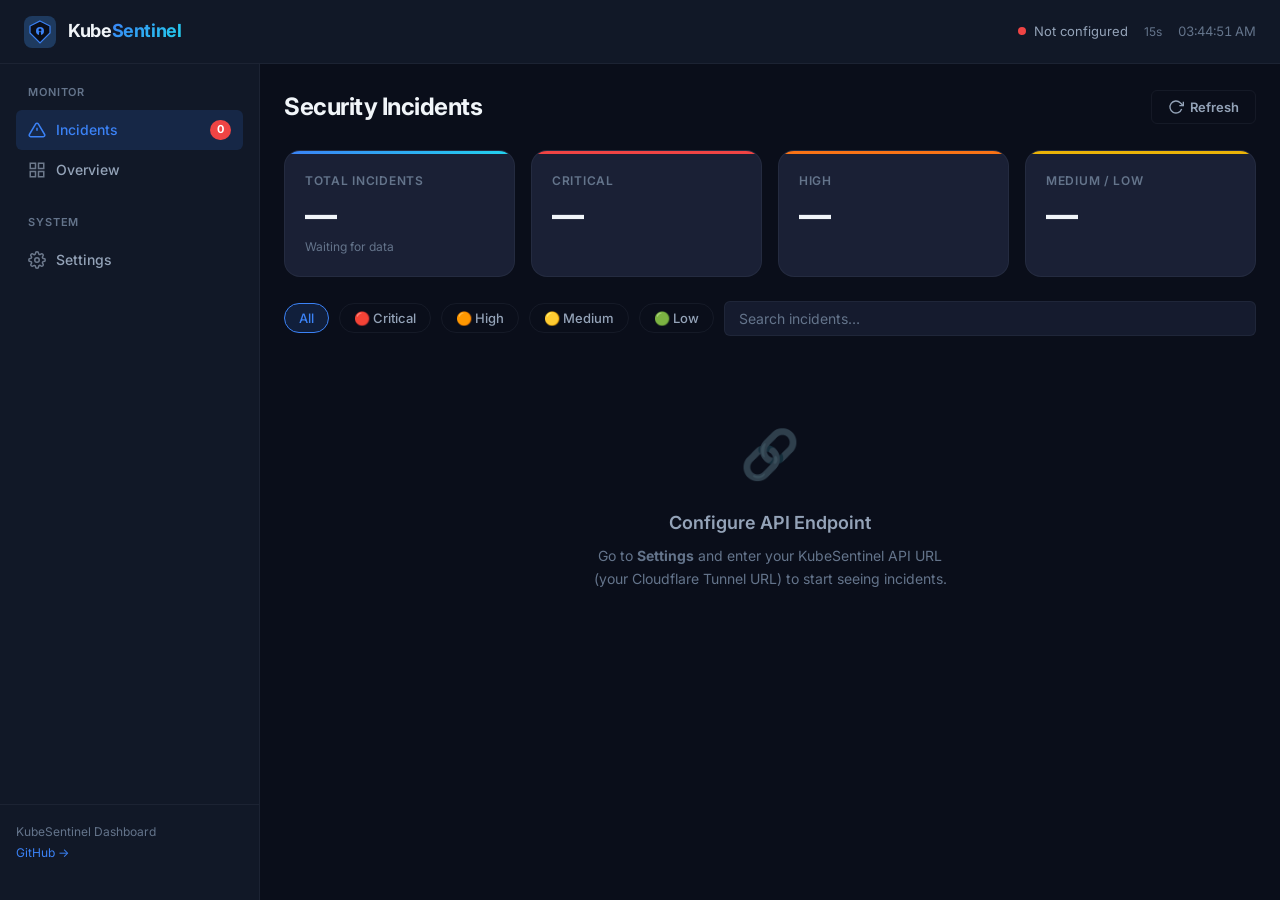
<file: dashboard/index.html>
<!DOCTYPE html>
<html lang="en">
<head>
  <meta charset="UTF-8" />
  <meta name="viewport" content="width=device-width, initial-scale=1.0" />
  <title>KubeSentinel — Security Dashboard</title>
  <meta name="description" content="Real-time Kubernetes security monitoring dashboard. View alerts, incidents, and anomaly detection results from KubeSentinel." />
  <link rel="preconnect" href="https://fonts.googleapis.com" />
  <link rel="preconnect" href="https://fonts.gstatic.com" crossorigin />
  <link href="https://fonts.googleapis.com/css2?family=Inter:wght@400;500;600;700;800&display=swap" rel="stylesheet" />
  <link rel="stylesheet" href="style.css" />
  <link rel="icon" href="data:image/svg+xml,<svg xmlns='http://www.w3.org/2000/svg' viewBox='0 0 100 100'><text y='.9em' font-size='80'>🛡️</text></svg>" />
</head>
<body>

<div class="app-shell">

  <!-- ── TopBar ── -->
  <header class="topbar" id="topbar">
    <a href="#" class="topbar-brand">
      <svg class="topbar-logo" viewBox="0 0 32 32" fill="none" xmlns="http://www.w3.org/2000/svg">
        <rect width="32" height="32" rx="8" fill="#1e3a5f"/>
        <path d="M16 5L26 10V17L16 27L6 17V10L16 5Z" fill="#0a0e1a" stroke="#3b82f6" stroke-width="1.2"/>
        <circle cx="16" cy="15" r="4" fill="#3b82f6"/>
        <circle cx="16" cy="14" r="1.5" fill="#0a0e1a"/>
        <rect x="15" y="16" width="2" height="4" rx="0.5" fill="#0a0e1a"/>
      </svg>
      <span class="topbar-title">Kube<span>Sentinel</span></span>
    </a>
    <div class="topbar-status">
      <div class="status-indicator" id="status-indicator">
        <div class="status-dot connecting" id="status-dot"></div>
        <span id="status-text">Connecting…</span>
      </div>
      <div class="refresh-indicator">
        <div class="refresh-spinner hidden" id="refresh-spinner"></div>
        <span id="refresh-text"></span>
      </div>
      <span class="topbar-time" id="topbar-time"></span>
    </div>
  </header>

  <!-- ── Sidebar ── -->
  <aside class="sidebar" id="sidebar">
    <div class="sidebar-section">
      <div class="sidebar-label">Monitor</div>
      <ul class="sidebar-nav">
        <li>
          <a class="sidebar-link active" data-view="incidents" onclick="switchView('incidents', this)">
            <svg viewBox="0 0 24 24" fill="none" stroke="currentColor" stroke-width="2"><path d="M10.29 3.86L1.82 18a2 2 0 001.71 3h16.94a2 2 0 001.71-3L13.71 3.86a2 2 0 00-3.42 0z"/><line x1="12" y1="9" x2="12" y2="13"/><line x1="12" y1="17" x2="12.01" y2="17"/></svg>
            Incidents
            <span class="sidebar-badge" id="sidebar-badge">0</span>
          </a>
        </li>
        <li>
          <a class="sidebar-link" data-view="overview" onclick="switchView('overview', this)">
            <svg viewBox="0 0 24 24" fill="none" stroke="currentColor" stroke-width="2"><rect x="3" y="3" width="7" height="7"/><rect x="14" y="3" width="7" height="7"/><rect x="14" y="14" width="7" height="7"/><rect x="3" y="14" width="7" height="7"/></svg>
            Overview
          </a>
        </li>
      </ul>
    </div>

    <div class="sidebar-section">
      <div class="sidebar-label">System</div>
      <ul class="sidebar-nav">
        <li>
          <a class="sidebar-link" data-view="settings" onclick="switchView('settings', this)">
            <svg viewBox="0 0 24 24" fill="none" stroke="currentColor" stroke-width="2"><circle cx="12" cy="12" r="3"/><path d="M19.4 15a1.65 1.65 0 00.33 1.82l.06.06a2 2 0 010 2.83 2 2 0 01-2.83 0l-.06-.06a1.65 1.65 0 00-1.82-.33 1.65 1.65 0 00-1 1.51V21a2 2 0 01-2 2 2 2 0 01-2-2v-.09A1.65 1.65 0 009 19.4a1.65 1.65 0 00-1.82.33l-.06.06a2 2 0 01-2.83 0 2 2 0 010-2.83l.06-.06A1.65 1.65 0 004.68 15a1.65 1.65 0 00-1.51-1H3a2 2 0 01-2-2 2 2 0 012-2h.09A1.65 1.65 0 004.6 9a1.65 1.65 0 00-.33-1.82l-.06-.06a2 2 0 010-2.83 2 2 0 012.83 0l.06.06A1.65 1.65 0 009 4.68a1.65 1.65 0 001-1.51V3a2 2 0 012-2 2 2 0 012 2v.09a1.65 1.65 0 001 1.51 1.65 1.65 0 001.82-.33l.06-.06a2 2 0 012.83 0 2 2 0 010 2.83l-.06.06a1.65 1.65 0 00-.33 1.82V9a1.65 1.65 0 001.51 1H21a2 2 0 012 2 2 2 0 01-2 2h-.09a1.65 1.65 0 00-1.51 1z"/></svg>
            Settings
          </a>
        </li>
      </ul>
    </div>

    <div class="sidebar-footer">
      <div class="sidebar-footer-info">
        KubeSentinel Dashboard<br>
        <a href="https://github.com/Tarekazabou/kubesentinel" target="_blank">GitHub →</a>
      </div>
    </div>
  </aside>

  <!-- ── Main Content ── -->
  <main class="main-content" id="main-content">

    <!-- Connection Banner -->
    <div class="connection-banner hidden" id="connection-banner">
      <span class="connection-banner-icon">⚠️</span>
      <span class="connection-banner-text" id="banner-text">Cannot reach KubeSentinel API. Check your tunnel or API endpoint.</span>
      <button class="btn btn-ghost" onclick="retryConnection()">Retry</button>
    </div>

    <!-- === INCIDENTS VIEW (default) === -->
    <div id="view-incidents">
      <div class="page-header">
        <h1 class="page-title">Security Incidents</h1>
        <div class="page-actions">
          <button class="btn btn-ghost" onclick="fetchIncidents()" id="btn-refresh">
            <svg viewBox="0 0 24 24" fill="none" stroke="currentColor" stroke-width="2"><polyline points="23 4 23 10 17 10"/><path d="M20.49 15a9 9 0 11-2.12-9.36L23 10"/></svg>
            Refresh
          </button>
        </div>
      </div>

      <!-- Stats -->
      <div class="stats-grid" id="stats-grid">
        <div class="stat-card total">
          <div class="stat-label">Total Incidents</div>
          <div class="stat-value" id="stat-total">—</div>
          <div class="stat-sub" id="stat-last-update">Waiting for data</div>
        </div>
        <div class="stat-card critical">
          <div class="stat-label">Critical</div>
          <div class="stat-value" id="stat-critical">—</div>
        </div>
        <div class="stat-card high">
          <div class="stat-label">High</div>
          <div class="stat-value" id="stat-high">—</div>
        </div>
        <div class="stat-card medium">
          <div class="stat-label">Medium / Low</div>
          <div class="stat-value" id="stat-medlow">—</div>
        </div>
      </div>

      <!-- Filters -->
      <div class="filter-bar" id="filter-bar">
        <button class="filter-chip active" data-filter="all" onclick="setFilter('all', this)">All</button>
        <button class="filter-chip" data-filter="critical" onclick="setFilter('critical', this)">🔴 Critical</button>
        <button class="filter-chip" data-filter="high" onclick="setFilter('high', this)">🟠 High</button>
        <button class="filter-chip" data-filter="medium" onclick="setFilter('medium', this)">🟡 Medium</button>
        <button class="filter-chip" data-filter="low" onclick="setFilter('low', this)">🟢 Low</button>
        <input class="search-input" type="text" placeholder="Search incidents…" id="search-input" oninput="applyFilters()" />
      </div>

      <!-- Incident List -->
      <div class="incident-list" id="incident-list">
        <!-- Loading skeletons -->
        <div class="skeleton skeleton-card"></div>
        <div class="skeleton skeleton-card"></div>
        <div class="skeleton skeleton-card"></div>
      </div>
    </div>

    <!-- === OVERVIEW VIEW === -->
    <div id="view-overview" style="display:none">
      <div class="page-header">
        <h1 class="page-title">System Overview</h1>
      </div>
      <div class="stats-grid">
        <div class="stat-card total">
          <div class="stat-label">AI Model Status</div>
          <div class="stat-value" id="ov-model-status" style="font-size:1.25rem">—</div>
        </div>
        <div class="stat-card medium">
          <div class="stat-label">Warmup Progress</div>
          <div class="stat-value" id="ov-warmup">—</div>
          <div class="stat-sub" id="ov-warmup-sub"></div>
        </div>
        <div class="stat-card high">
          <div class="stat-label">Gemini Enrichment</div>
          <div class="stat-value" id="ov-gemini" style="font-size:1.25rem">—</div>
        </div>
        <div class="stat-card critical">
          <div class="stat-label">API Endpoint</div>
          <div class="stat-value" id="ov-endpoint" style="font-size:0.75rem;word-break:break-all">—</div>
        </div>
      </div>
    </div>

    <!-- === SETTINGS VIEW === -->
    <div id="view-settings" style="display:none">
      <div class="page-header">
        <h1 class="page-title">Settings</h1>
      </div>
      <div class="settings-view">
        <div class="setting-group">
          <div class="setting-group-title">API Connection</div>
          <div class="setting-row">
            <div class="setting-info">
              <h4>API Endpoint</h4>
              <p>Your KubeSentinel Flask API URL (via Cloudflare Tunnel)</p>
            </div>
            <input class="setting-input" type="url" id="setting-endpoint" placeholder="https://kubesentinel.your-domain.com" />
          </div>
          <div class="setting-row">
            <div class="setting-info">
              <h4>Auto-refresh interval</h4>
              <p>How often to poll for new incidents (seconds)</p>
            </div>
            <input class="setting-input" type="number" id="setting-interval" min="5" max="300" value="15" style="width:100px" />
          </div>
          <div style="margin-top:12px">
            <button class="btn btn-primary" onclick="saveSettings()">Save & Apply</button>
            <button class="btn btn-ghost" onclick="testConnection()" style="margin-left:8px">Test Connection</button>
          </div>
        </div>
      </div>
    </div>

  </main>
</div>

<script src="app.js"></script>
</body>
</html>
</file>
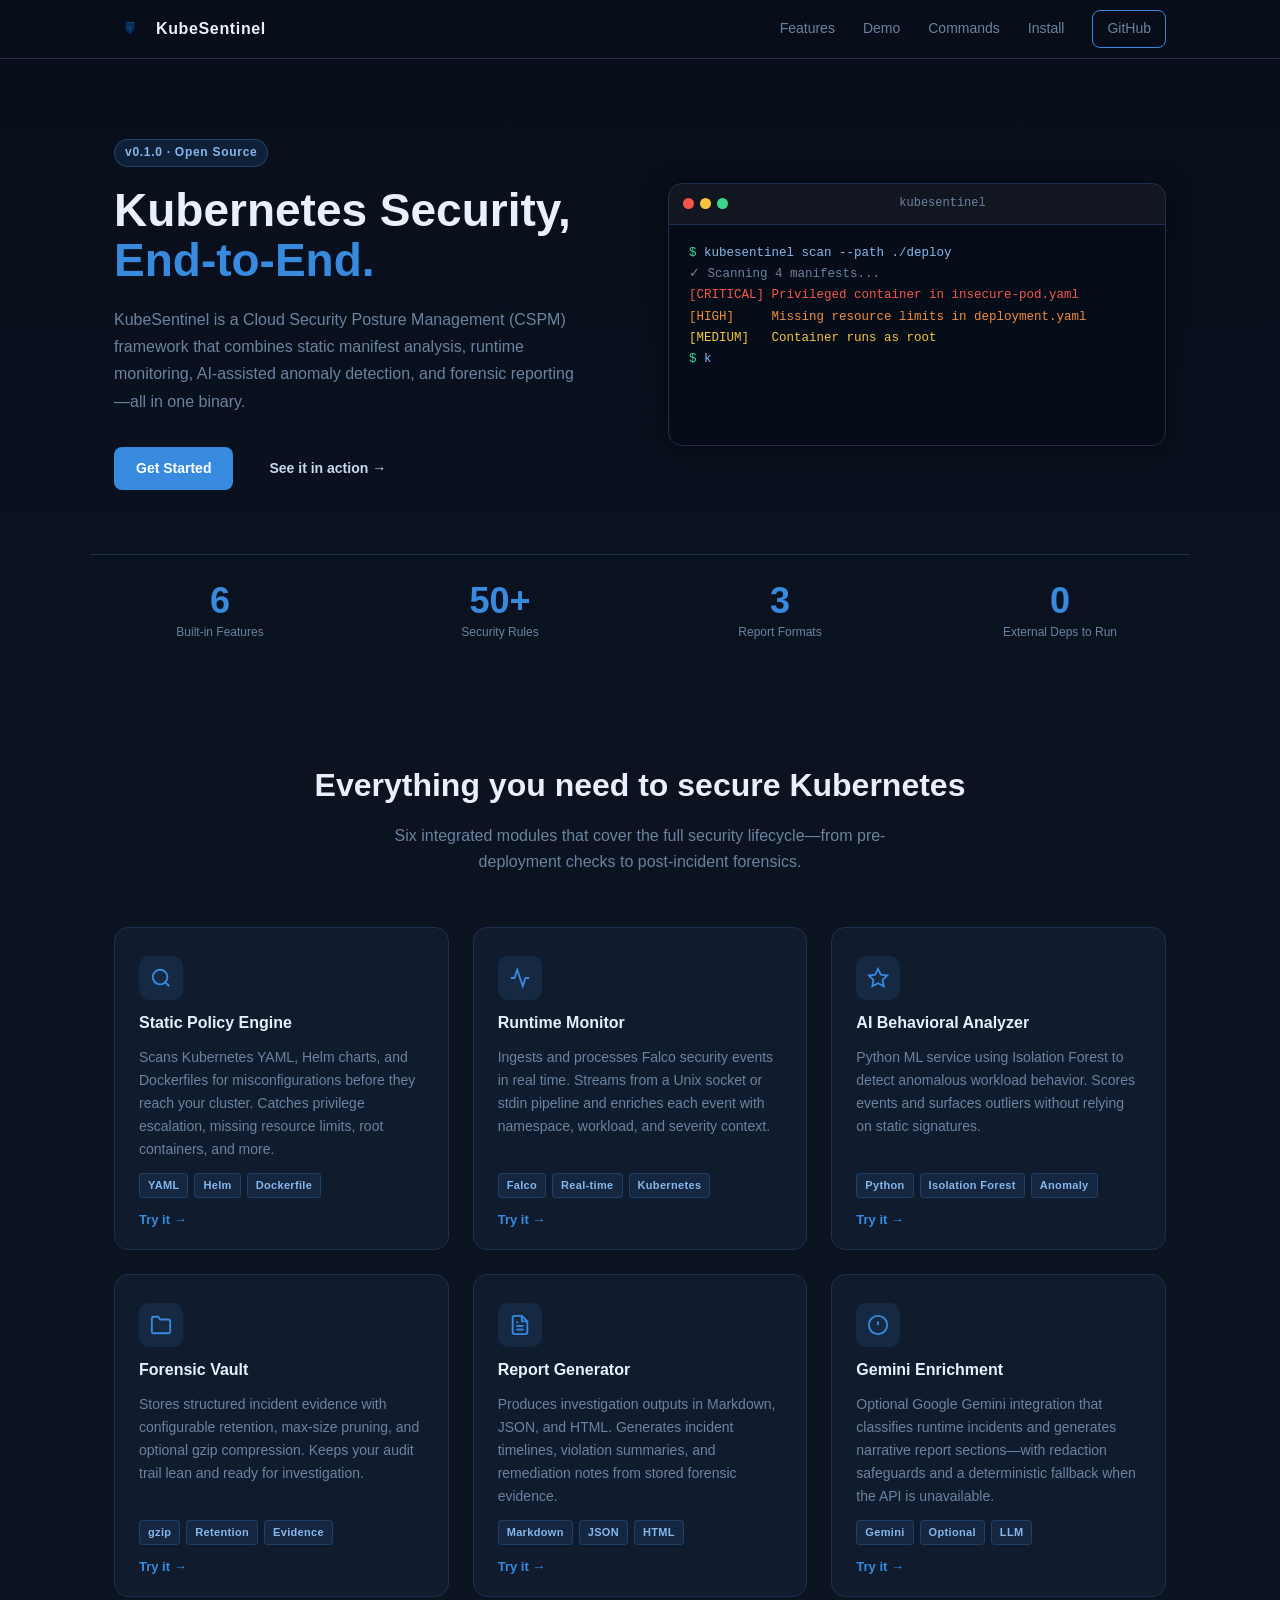
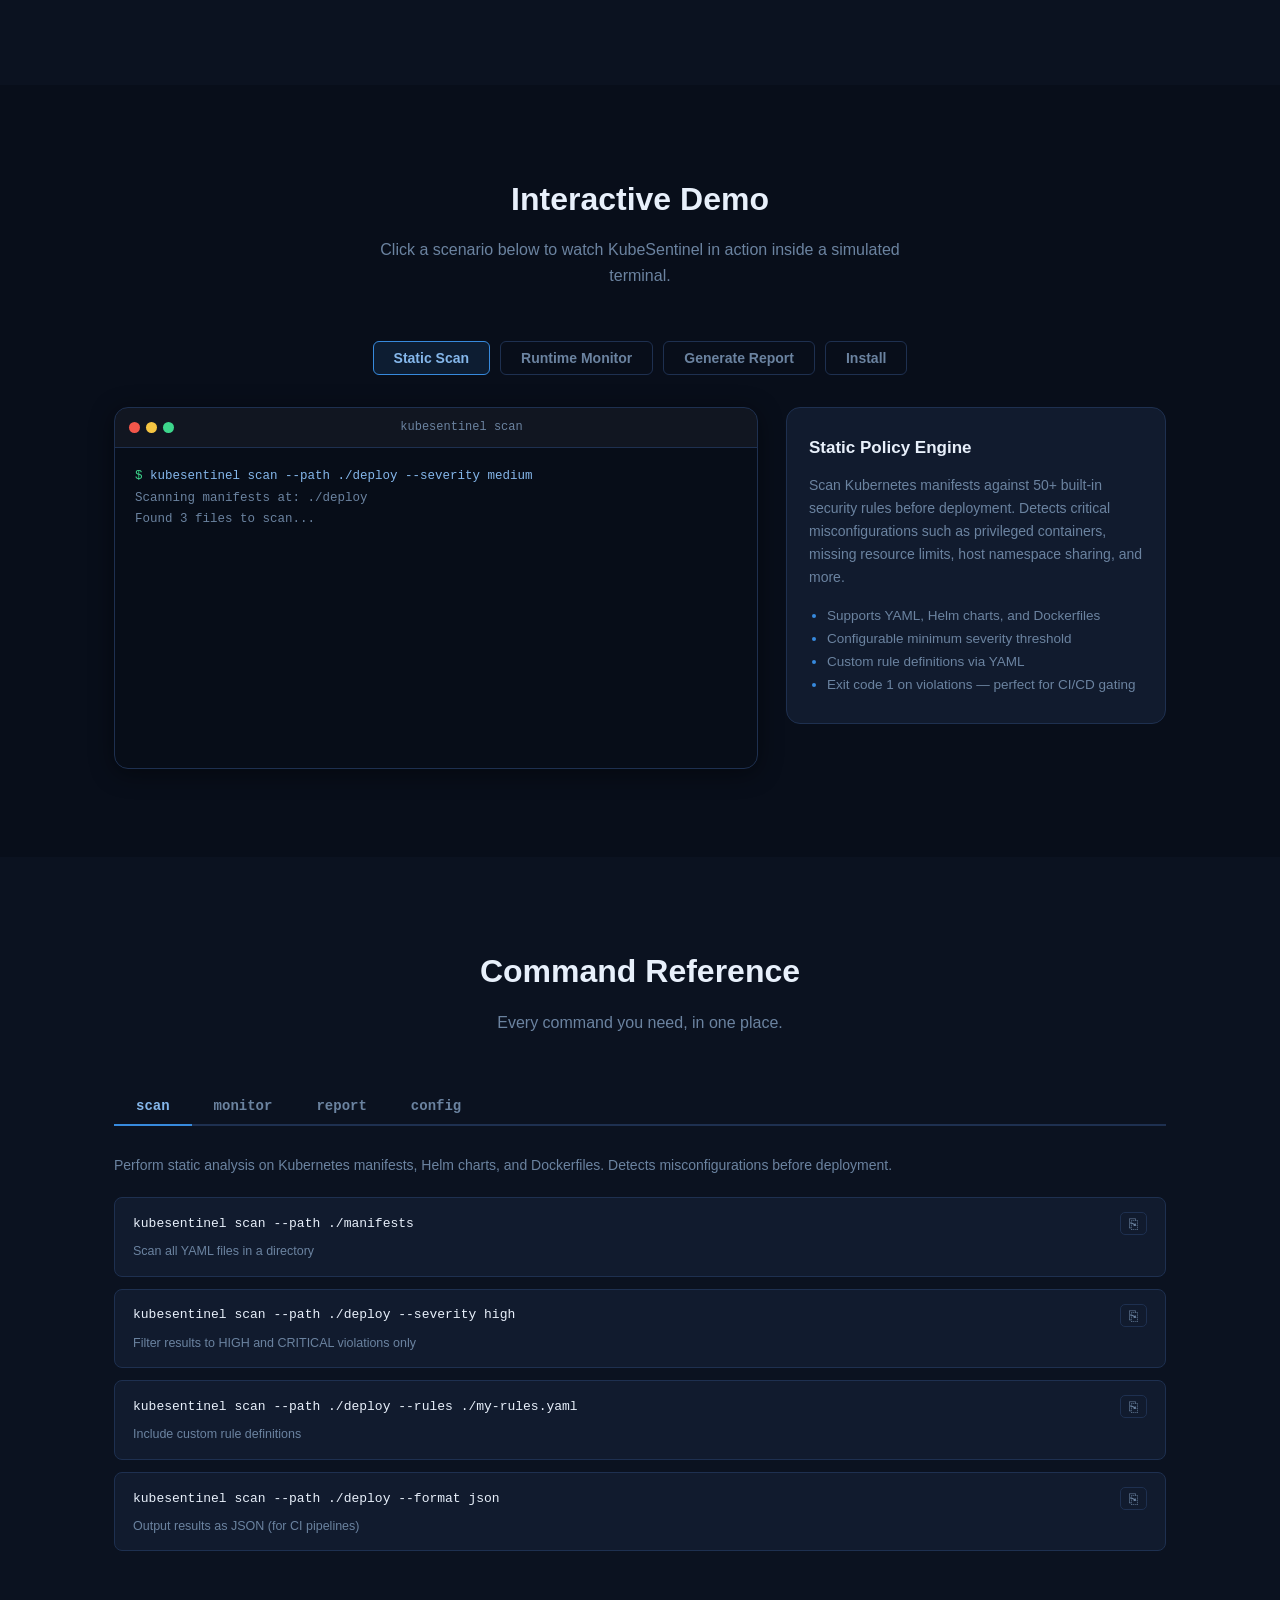
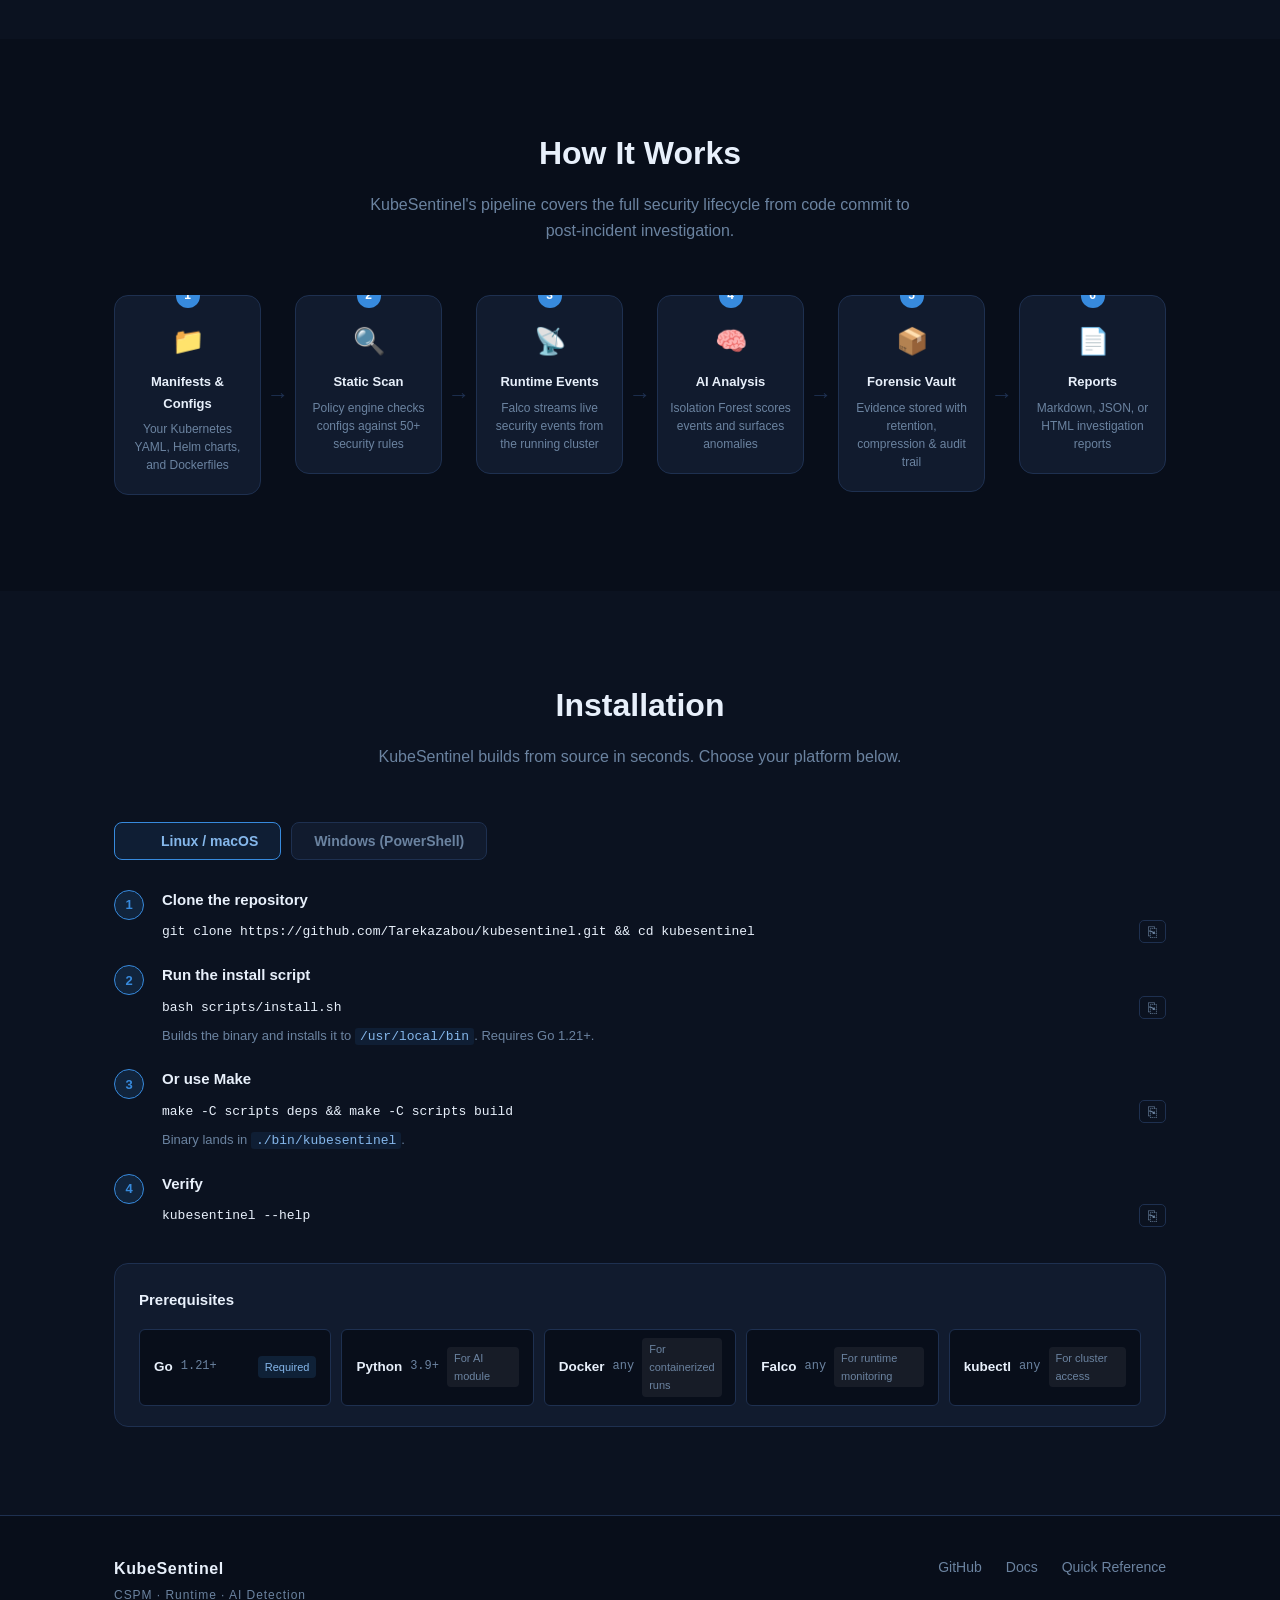
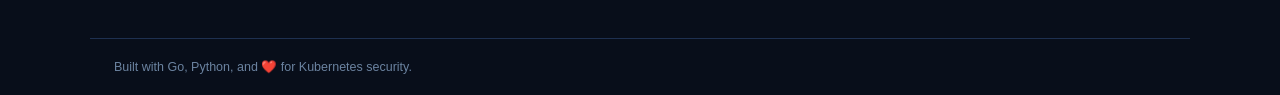
<file: frontend/index.html>
<!DOCTYPE html>
<html lang="en">
<head>
  <meta charset="UTF-8" />
  <meta name="viewport" content="width=device-width, initial-scale=1.0" />
  <title>KubeSentinel – Kubernetes CSPM</title>
  <link rel="stylesheet" href="style.css" />
</head>
<body>

<!-- ─── NAV ─────────────────────────────────────────────────────────────── -->
<header class="nav">
  <div class="nav-inner container">
    <a href="#" class="nav-brand">
      <svg class="nav-logo" viewBox="0 0 680 420" xmlns="http://www.w3.org/2000/svg">
        <defs><clipPath id="sc"><path d="M255 60L425 60L435 210L340 325L245 210Z"/></clipPath></defs>
        <path d="M255 60L425 60L435 210L340 325L245 210Z" fill="#042c53" stroke="#378add" stroke-width="2"/>
        <path d="M255 60L425 60L427 88L253 88Z" fill="#0c447c"/>
        <g clip-path="url(#sc)"><circle cx="340" cy="190" r="80" fill="none" stroke="#85b7eb" stroke-dasharray="4 6" opacity=".22"/><circle cx="340" cy="190" r="104" fill="none" stroke="#85b7eb" stroke-dasharray="4 6" opacity=".13"/></g>
        <circle cx="340" cy="190" r="58" fill="none" stroke="#378add" stroke-width="1.5"/>
        <line x1="340" y1="177" x2="340" y2="132" stroke="#85b7eb" stroke-width="1.8" stroke-linecap="round"/>
        <line x1="352" y1="183" x2="390" y2="161" stroke="#85b7eb" stroke-width="1.8" stroke-linecap="round"/>
        <line x1="352" y1="197" x2="390" y2="219" stroke="#85b7eb" stroke-width="1.8" stroke-linecap="round"/>
        <line x1="340" y1="203" x2="340" y2="248" stroke="#85b7eb" stroke-width="1.8" stroke-linecap="round"/>
        <line x1="328" y1="197" x2="290" y2="219" stroke="#85b7eb" stroke-width="1.8" stroke-linecap="round"/>
        <line x1="328" y1="183" x2="290" y2="161" stroke="#85b7eb" stroke-width="1.8" stroke-linecap="round"/>
        <circle cx="340" cy="190" r="14" fill="#378add"/>
        <circle cx="340" cy="185" r="5" fill="#042c53"/>
        <path d="M337.5 189L342.5 189L342 199L338 199Z" fill="#042c53"/>
      </svg>
      <span class="nav-title">KubeSentinel</span>
    </a>
    <nav class="nav-links">
      <a href="#features">Features</a>
      <a href="#demo">Demo</a>
      <a href="#commands">Commands</a>
      <a href="#install">Install</a>
      <a href="https://github.com/Tarekazabou/kubesentinel" target="_blank" class="btn btn-outline btn-sm">GitHub</a>
    </nav>
    <button class="nav-toggle" aria-label="Toggle menu" onclick="toggleNav()">☰</button>
  </div>
</header>

<!-- ─── HERO ─────────────────────────────────────────────────────────────── -->
<section class="hero">
  <div class="container hero-inner">
    <div class="hero-text">
      <span class="badge">v0.1.0 · Open Source</span>
      <h1>Kubernetes Security,<br><span class="accent">End-to-End.</span></h1>
      <p class="hero-sub">KubeSentinel is a Cloud Security Posture Management (CSPM) framework that combines static manifest analysis, runtime monitoring, AI-assisted anomaly detection, and forensic reporting—all in one binary.</p>
      <div class="hero-actions">
        <a href="#install" class="btn btn-primary">Get Started</a>
        <a href="#demo" class="btn btn-ghost">See it in action →</a>
      </div>
    </div>
    <div class="hero-terminal" aria-label="Terminal preview">
      <div class="term-bar">
        <span class="dot red"></span><span class="dot yellow"></span><span class="dot green"></span>
        <span class="term-title">kubesentinel</span>
      </div>
      <pre class="term-body" id="hero-term"></pre>
    </div>
  </div>
  <div class="hero-stats container">
    <div class="stat"><span class="stat-val">6</span><span class="stat-lbl">Built-in Features</span></div>
    <div class="stat"><span class="stat-val">50+</span><span class="stat-lbl">Security Rules</span></div>
    <div class="stat"><span class="stat-val">3</span><span class="stat-lbl">Report Formats</span></div>
    <div class="stat"><span class="stat-val">0</span><span class="stat-lbl">External Deps to Run</span></div>
  </div>
</section>

<!-- ─── FEATURES ─────────────────────────────────────────────────────────── -->
<section class="section" id="features">
  <div class="container">
    <h2 class="section-title">Everything you need to secure Kubernetes</h2>
    <p class="section-sub">Six integrated modules that cover the full security lifecycle—from pre-deployment checks to post-incident forensics.</p>
    <div class="features-grid">

      <div class="feature-card" data-feature="scan" tabindex="0">
        <div class="feat-icon">
          <svg viewBox="0 0 24 24" fill="none" stroke="currentColor" stroke-width="2"><circle cx="11" cy="11" r="8"/><line x1="21" y1="21" x2="16.65" y2="16.65"/></svg>
        </div>
        <h3>Static Policy Engine</h3>
        <p>Scans Kubernetes YAML, Helm charts, and Dockerfiles for misconfigurations before they reach your cluster. Catches privilege escalation, missing resource limits, root containers, and more.</p>
        <div class="feat-tags"><span>YAML</span><span>Helm</span><span>Dockerfile</span></div>
        <button class="feat-demo-btn" onclick="runFeatureDemo('scan')">Try it →</button>
      </div>

      <div class="feature-card" data-feature="monitor" tabindex="0">
        <div class="feat-icon">
          <svg viewBox="0 0 24 24" fill="none" stroke="currentColor" stroke-width="2"><path d="M22 12h-4l-3 9L9 3l-3 9H2"/></svg>
        </div>
        <h3>Runtime Monitor</h3>
        <p>Ingests and processes Falco security events in real time. Streams from a Unix socket or stdin pipeline and enriches each event with namespace, workload, and severity context.</p>
        <div class="feat-tags"><span>Falco</span><span>Real-time</span><span>Kubernetes</span></div>
        <button class="feat-demo-btn" onclick="runFeatureDemo('monitor')">Try it →</button>
      </div>

      <div class="feature-card" data-feature="ai" tabindex="0">
        <div class="feat-icon">
          <svg viewBox="0 0 24 24" fill="none" stroke="currentColor" stroke-width="2"><polygon points="12 2 15.09 8.26 22 9.27 17 14.14 18.18 21.02 12 17.77 5.82 21.02 7 14.14 2 9.27 8.91 8.26 12 2"/></svg>
        </div>
        <h3>AI Behavioral Analyzer</h3>
        <p>Python ML service using Isolation Forest to detect anomalous workload behavior. Scores events and surfaces outliers without relying on static signatures.</p>
        <div class="feat-tags"><span>Python</span><span>Isolation Forest</span><span>Anomaly</span></div>
        <button class="feat-demo-btn" onclick="runFeatureDemo('ai')">Try it →</button>
      </div>

      <div class="feature-card" data-feature="forensics" tabindex="0">
        <div class="feat-icon">
          <svg viewBox="0 0 24 24" fill="none" stroke="currentColor" stroke-width="2"><path d="M22 19a2 2 0 0 1-2 2H4a2 2 0 0 1-2-2V5a2 2 0 0 1 2-2h5l2 3h9a2 2 0 0 1 2 2z"/></svg>
        </div>
        <h3>Forensic Vault</h3>
        <p>Stores structured incident evidence with configurable retention, max-size pruning, and optional gzip compression. Keeps your audit trail lean and ready for investigation.</p>
        <div class="feat-tags"><span>gzip</span><span>Retention</span><span>Evidence</span></div>
        <button class="feat-demo-btn" onclick="runFeatureDemo('forensics')">Try it →</button>
      </div>

      <div class="feature-card" data-feature="report" tabindex="0">
        <div class="feat-icon">
          <svg viewBox="0 0 24 24" fill="none" stroke="currentColor" stroke-width="2"><path d="M14 2H6a2 2 0 0 0-2 2v16a2 2 0 0 0 2 2h12a2 2 0 0 0 2-2V8z"/><polyline points="14 2 14 8 20 8"/><line x1="16" y1="13" x2="8" y2="13"/><line x1="16" y1="17" x2="8" y2="17"/><polyline points="10 9 9 9 8 9"/></svg>
        </div>
        <h3>Report Generator</h3>
        <p>Produces investigation outputs in Markdown, JSON, and HTML. Generates incident timelines, violation summaries, and remediation notes from stored forensic evidence.</p>
        <div class="feat-tags"><span>Markdown</span><span>JSON</span><span>HTML</span></div>
        <button class="feat-demo-btn" onclick="runFeatureDemo('report')">Try it →</button>
      </div>

      <div class="feature-card" data-feature="gemini" tabindex="0">
        <div class="feat-icon">
          <svg viewBox="0 0 24 24" fill="none" stroke="currentColor" stroke-width="2"><circle cx="12" cy="12" r="10"/><line x1="12" y1="8" x2="12" y2="12"/><line x1="12" y1="16" x2="12.01" y2="16"/></svg>
        </div>
        <h3>Gemini Enrichment</h3>
        <p>Optional Google Gemini integration that classifies runtime incidents and generates narrative report sections—with redaction safeguards and a deterministic fallback when the API is unavailable.</p>
        <div class="feat-tags"><span>Gemini</span><span>Optional</span><span>LLM</span></div>
        <button class="feat-demo-btn" onclick="runFeatureDemo('gemini')">Try it →</button>
      </div>

    </div>
  </div>
</section>

<!-- ─── DEMO TERMINAL ─────────────────────────────────────────────────────── -->
<section class="section section-dark" id="demo">
  <div class="container">
    <h2 class="section-title">Interactive Demo</h2>
    <p class="section-sub">Click a scenario below to watch KubeSentinel in action inside a simulated terminal.</p>
    <div class="demo-scenarios">
      <button class="scenario-btn active" onclick="selectScenario(this,'scan')">Static Scan</button>
      <button class="scenario-btn" onclick="selectScenario(this,'monitor')">Runtime Monitor</button>
      <button class="scenario-btn" onclick="selectScenario(this,'report')">Generate Report</button>
      <button class="scenario-btn" onclick="selectScenario(this,'install')">Install</button>
    </div>
    <div class="demo-layout">
      <div class="demo-terminal">
        <div class="term-bar">
          <span class="dot red"></span><span class="dot yellow"></span><span class="dot green"></span>
          <span class="term-title" id="demo-term-title">kubesentinel scan</span>
        </div>
        <pre class="term-body" id="demo-term"></pre>
      </div>
      <div class="demo-info" id="demo-info">
        <h3 id="demo-info-title">Static Policy Engine</h3>
        <p id="demo-info-body">Scan Kubernetes manifests against 50+ built-in security rules before deployment. Catches critical misconfigurations such as privileged containers, missing resource limits, and host namespace sharing.</p>
        <ul id="demo-info-list">
          <li>Supports YAML, Helm, and Dockerfile</li>
          <li>Configurable severity thresholds</li>
          <li>Custom rule support via YAML</li>
          <li>Exit code 1 on violations for CI/CD gating</li>
        </ul>
      </div>
    </div>
  </div>
</section>

<!-- ─── COMMAND REFERENCE ─────────────────────────────────────────────────── -->
<section class="section" id="commands">
  <div class="container">
    <h2 class="section-title">Command Reference</h2>
    <p class="section-sub">Every command you need, in one place.</p>
    <div class="cmd-tabs">
      <button class="cmd-tab active" onclick="switchTab(this,'tab-scan')">scan</button>
      <button class="cmd-tab" onclick="switchTab(this,'tab-monitor')">monitor</button>
      <button class="cmd-tab" onclick="switchTab(this,'tab-report')">report</button>
      <button class="cmd-tab" onclick="switchTab(this,'tab-config')">config</button>
    </div>

    <div id="tab-scan" class="cmd-panel active">
      <div class="cmd-desc">
        <p>Perform static analysis on Kubernetes manifests, Helm charts, and Dockerfiles. Detects misconfigurations before deployment.</p>
      </div>
      <div class="cmd-list">
        <div class="cmd-item">
          <div class="cmd-line">
            <code>kubesentinel scan --path ./manifests</code>
            <button class="copy-btn" onclick="copyCmd(this)" title="Copy">⎘</button>
          </div>
          <span class="cmd-note">Scan all YAML files in a directory</span>
        </div>
        <div class="cmd-item">
          <div class="cmd-line">
            <code>kubesentinel scan --path ./deploy --severity high</code>
            <button class="copy-btn" onclick="copyCmd(this)" title="Copy">⎘</button>
          </div>
          <span class="cmd-note">Filter results to HIGH and CRITICAL violations only</span>
        </div>
        <div class="cmd-item">
          <div class="cmd-line">
            <code>kubesentinel scan --path ./deploy --rules ./my-rules.yaml</code>
            <button class="copy-btn" onclick="copyCmd(this)" title="Copy">⎘</button>
          </div>
          <span class="cmd-note">Include custom rule definitions</span>
        </div>
        <div class="cmd-item">
          <div class="cmd-line">
            <code>kubesentinel scan --path ./deploy --format json</code>
            <button class="copy-btn" onclick="copyCmd(this)" title="Copy">⎘</button>
          </div>
          <span class="cmd-note">Output results as JSON (for CI pipelines)</span>
        </div>
      </div>
    </div>

    <div id="tab-monitor" class="cmd-panel">
      <div class="cmd-desc">
        <p>Stream and process Falco security events in real time. Supports Unix socket and stdin pipeline modes.</p>
      </div>
      <div class="cmd-list">
        <div class="cmd-item">
          <div class="cmd-line">
            <code>kubesentinel monitor</code>
            <button class="copy-btn" onclick="copyCmd(this)" title="Copy">⎘</button>
          </div>
          <span class="cmd-note">Start monitoring with default config</span>
        </div>
        <div class="cmd-item">
          <div class="cmd-line">
            <code>kubesentinel monitor --namespace production --deployment api</code>
            <button class="copy-btn" onclick="copyCmd(this)" title="Copy">⎘</button>
          </div>
          <span class="cmd-note">Filter events to a specific workload</span>
        </div>
        <div class="cmd-item">
          <div class="cmd-line">
            <code>kubesentinel monitor --source=socket</code>
            <button class="copy-btn" onclick="copyCmd(this)" title="Copy">⎘</button>
          </div>
          <span class="cmd-note">Ingest Falco events via Unix socket</span>
        </div>
        <div class="cmd-item">
          <div class="cmd-line">
            <code>kubectl logs -n falco -l app=falco -f | kubesentinel monitor-stdin</code>
            <button class="copy-btn" onclick="copyCmd(this)" title="Copy">⎘</button>
          </div>
          <span class="cmd-note">Pipe kubectl logs directly into KubeSentinel</span>
        </div>
      </div>
    </div>

    <div id="tab-report" class="cmd-panel">
      <div class="cmd-desc">
        <p>Generate investigation reports from forensic evidence. Supports Markdown, JSON, and HTML output formats.</p>
      </div>
      <div class="cmd-list">
        <div class="cmd-item">
          <div class="cmd-line">
            <code>kubesentinel report --incident-id &lt;id&gt;</code>
            <button class="copy-btn" onclick="copyCmd(this)" title="Copy">⎘</button>
          </div>
          <span class="cmd-note">Generate a report for a specific incident</span>
        </div>
        <div class="cmd-item">
          <div class="cmd-line">
            <code>kubesentinel report --from "2026-03-01" --to "2026-03-31" --format markdown,json</code>
            <button class="copy-btn" onclick="copyCmd(this)" title="Copy">⎘</button>
          </div>
          <span class="cmd-note">Date-range report in multiple formats</span>
        </div>
        <div class="cmd-item">
          <div class="cmd-line">
            <code>kubesentinel report --incident-id &lt;id&gt; --format html --no-llm</code>
            <button class="copy-btn" onclick="copyCmd(this)" title="Copy">⎘</button>
          </div>
          <span class="cmd-note">HTML report without Gemini enrichment</span>
        </div>
      </div>
    </div>

    <div id="tab-config" class="cmd-panel">
      <div class="cmd-desc">
        <p>KubeSentinel is configured via a YAML file. Below are the key configuration sections.</p>
      </div>
      <div class="config-block">
        <div class="config-header">
          <span>config.yaml</span>
          <button class="copy-btn" onclick="copyBlock(this)" title="Copy config">⎘</button>
        </div>
        <pre class="config-body">forensics:
  storage_path: "./forensics"
  retention_days: 90
  max_size_mb: 1000
  compression: true

reporting:
  formats: ["json", "markdown", "html"]
  output_path: "./reports"

gemini:
  enabled: false
  classify_runtime: false
  api_key: ""
  model: "gemini-2.5-flash"
  timeout_seconds: 15</pre>
      </div>
    </div>
  </div>
</section>

<!-- ─── ARCHITECTURE ──────────────────────────────────────────────────────── -->
<section class="section section-dark" id="architecture">
  <div class="container">
    <h2 class="section-title">How It Works</h2>
    <p class="section-sub">KubeSentinel's pipeline covers the full security lifecycle from code commit to post-incident investigation.</p>
    <div class="arch-flow">
      <div class="arch-step">
        <div class="arch-num">1</div>
        <div class="arch-icon">📁</div>
        <h4>Manifests &amp; Configs</h4>
        <p>Your Kubernetes YAML, Helm charts, and Dockerfiles</p>
      </div>
      <div class="arch-arrow">→</div>
      <div class="arch-step">
        <div class="arch-num">2</div>
        <div class="arch-icon">🔍</div>
        <h4>Static Scan</h4>
        <p>Policy engine checks configs against 50+ security rules</p>
      </div>
      <div class="arch-arrow">→</div>
      <div class="arch-step">
        <div class="arch-num">3</div>
        <div class="arch-icon">📡</div>
        <h4>Runtime Events</h4>
        <p>Falco streams live security events from the running cluster</p>
      </div>
      <div class="arch-arrow">→</div>
      <div class="arch-step">
        <div class="arch-num">4</div>
        <div class="arch-icon">🧠</div>
        <h4>AI Analysis</h4>
        <p>Isolation Forest scores events and surfaces anomalies</p>
      </div>
      <div class="arch-arrow">→</div>
      <div class="arch-step">
        <div class="arch-num">5</div>
        <div class="arch-icon">📦</div>
        <h4>Forensic Vault</h4>
        <p>Evidence stored with retention, compression &amp; audit trail</p>
      </div>
      <div class="arch-arrow">→</div>
      <div class="arch-step">
        <div class="arch-num">6</div>
        <div class="arch-icon">📄</div>
        <h4>Reports</h4>
        <p>Markdown, JSON, or HTML investigation reports</p>
      </div>
    </div>
  </div>
</section>

<!-- ─── INSTALL ───────────────────────────────────────────────────────────── -->
<section class="section" id="install">
  <div class="container">
    <h2 class="section-title">Installation</h2>
    <p class="section-sub">KubeSentinel builds from source in seconds. Choose your platform below.</p>
    <div class="os-tabs">
      <button class="os-tab active" onclick="switchOS(this,'linux')" id="os-btn-linux">
        <svg viewBox="0 0 24 24" fill="currentColor"><path d="M12.504 0C10.132..."/></svg>
        Linux / macOS
      </button>
      <button class="os-tab" onclick="switchOS(this,'windows')" id="os-btn-windows">
        Windows (PowerShell)
      </button>
    </div>

    <div id="os-linux" class="install-panel active">
      <ol class="install-steps">
        <li>
          <span class="step-num">1</span>
          <div class="step-body">
            <strong>Clone the repository</strong>
            <div class="cmd-line mt-sm">
              <code>git clone https://github.com/Tarekazabou/kubesentinel.git &amp;&amp; cd kubesentinel</code>
              <button class="copy-btn" onclick="copyCmd(this)" title="Copy">⎘</button>
            </div>
          </div>
        </li>
        <li>
          <span class="step-num">2</span>
          <div class="step-body">
            <strong>Run the install script</strong>
            <div class="cmd-line mt-sm">
              <code>bash scripts/install.sh</code>
              <button class="copy-btn" onclick="copyCmd(this)" title="Copy">⎘</button>
            </div>
            <p class="step-note">Builds the binary and installs it to <code>/usr/local/bin</code>. Requires Go 1.21+.</p>
          </div>
        </li>
        <li>
          <span class="step-num">3</span>
          <div class="step-body">
            <strong>Or use Make</strong>
            <div class="cmd-line mt-sm">
              <code>make -C scripts deps &amp;&amp; make -C scripts build</code>
              <button class="copy-btn" onclick="copyCmd(this)" title="Copy">⎘</button>
            </div>
            <p class="step-note">Binary lands in <code>./bin/kubesentinel</code>.</p>
          </div>
        </li>
        <li>
          <span class="step-num">4</span>
          <div class="step-body">
            <strong>Verify</strong>
            <div class="cmd-line mt-sm">
              <code>kubesentinel --help</code>
              <button class="copy-btn" onclick="copyCmd(this)" title="Copy">⎘</button>
            </div>
          </div>
        </li>
      </ol>
    </div>

    <div id="os-windows" class="install-panel">
      <ol class="install-steps">
        <li>
          <span class="step-num">1</span>
          <div class="step-body">
            <strong>Clone the repository</strong>
            <div class="cmd-line mt-sm">
              <code>git clone https://github.com/Tarekazabou/kubesentinel.git; cd kubesentinel</code>
              <button class="copy-btn" onclick="copyCmd(this)" title="Copy">⎘</button>
            </div>
          </div>
        </li>
        <li>
          <span class="step-num">2</span>
          <div class="step-body">
            <strong>Run the PowerShell install script</strong>
            <div class="cmd-line mt-sm">
              <code>.\scripts\install.ps1</code>
              <button class="copy-btn" onclick="copyCmd(this)" title="Copy">⎘</button>
            </div>
            <p class="step-note">Builds and installs to <code>%LOCALAPPDATA%\Programs\kubesentinel\bin</code> and updates your user PATH. Requires Go 1.21+.</p>
          </div>
        </li>
        <li>
          <span class="step-num">3</span>
          <div class="step-body">
            <strong>Reopen PowerShell, then verify</strong>
            <div class="cmd-line mt-sm">
              <code>kubesentinel --help</code>
              <button class="copy-btn" onclick="copyCmd(this)" title="Copy">⎘</button>
            </div>
          </div>
        </li>
      </ol>
    </div>

    <div class="prereqs">
      <h4>Prerequisites</h4>
      <div class="prereq-grid">
        <div class="prereq-item"><span class="prereq-name">Go</span><span class="prereq-ver">1.21+</span><span class="prereq-req required">Required</span></div>
        <div class="prereq-item"><span class="prereq-name">Python</span><span class="prereq-ver">3.9+</span><span class="prereq-req">For AI module</span></div>
        <div class="prereq-item"><span class="prereq-name">Docker</span><span class="prereq-ver">any</span><span class="prereq-req">For containerized runs</span></div>
        <div class="prereq-item"><span class="prereq-name">Falco</span><span class="prereq-ver">any</span><span class="prereq-req">For runtime monitoring</span></div>
        <div class="prereq-item"><span class="prereq-name">kubectl</span><span class="prereq-ver">any</span><span class="prereq-req">For cluster access</span></div>
      </div>
    </div>
  </div>
</section>

<!-- ─── FOOTER ────────────────────────────────────────────────────────────── -->
<footer class="footer">
  <div class="container footer-inner">
    <div class="footer-brand">
      <span class="nav-title">KubeSentinel</span>
      <p>CSPM · Runtime · AI Detection</p>
    </div>
    <div class="footer-links">
      <a href="https://github.com/Tarekazabou/kubesentinel" target="_blank">GitHub</a>
      <a href="../docs/README.md">Docs</a>
      <a href="../docs/quick-reference.md">Quick Reference</a>
    </div>
  </div>
  <div class="footer-copy container">Built with Go, Python, and ❤️ for Kubernetes security.</div>
</footer>

<!-- ─── TOAST ─────────────────────────────────────────────────────────────── -->
<div class="toast" id="toast">Copied!</div>

<script src="app.js"></script>
</body>
</html>
</file>
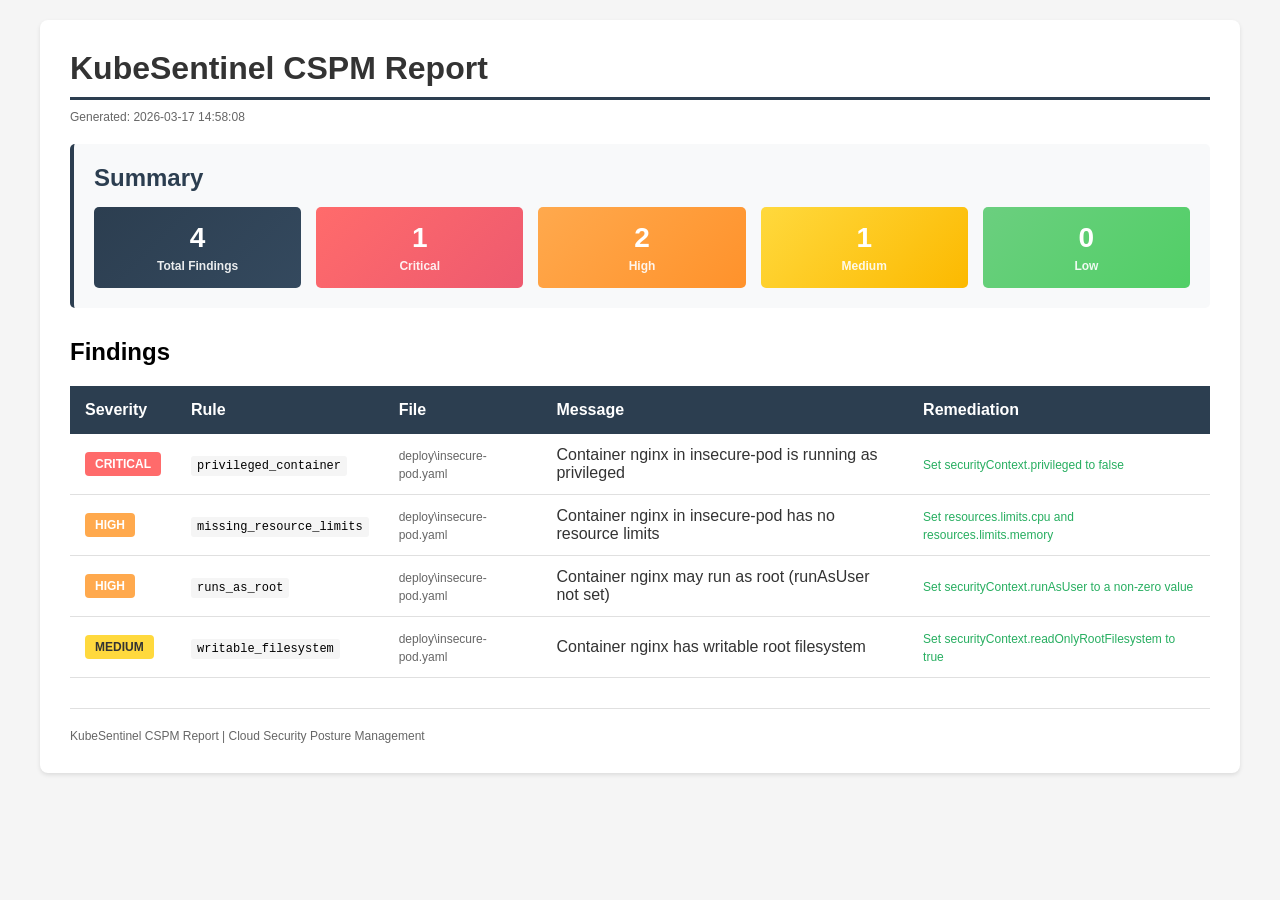
<file: security-report.html>
<!DOCTYPE html>
<html>
<head>
    <meta charset="UTF-8">
    <meta name="viewport" content="width=device-width, initial-scale=1.0">
    <title>KubeSentinel CSPM Report</title>
    <style>
        * {
            margin: 0;
            padding: 0;
            box-sizing: border-box;
        }
        
        body {
            font-family: 'Segoe UI', Tahoma, Geneva, Verdana, sans-serif;
            background: #f5f5f5;
            padding: 20px;
        }
        
        .container {
            max-width: 1200px;
            margin: 0 auto;
            background: white;
            border-radius: 8px;
            box-shadow: 0 2px 4px rgba(0,0,0,0.1);
            padding: 30px;
        }
        
        h1 {
            color: #333;
            margin-bottom: 10px;
            border-bottom: 3px solid #2c3e50;
            padding-bottom: 10px;
        }
        
        .timestamp {
            color: #666;
            font-size: 12px;
            margin-bottom: 20px;
        }
        
        .summary {
            background: #f8f9fa;
            padding: 20px;
            border-radius: 5px;
            margin-bottom: 30px;
            border-left: 4px solid #2c3e50;
        }
        
        .summary h2 {
            color: #2c3e50;
            margin-bottom: 15px;
        }
        
        .stats {
            display: grid;
            grid-template-columns: repeat(auto-fit, minmax(150px, 1fr));
            gap: 15px;
        }
        
        .stat {
            padding: 15px;
            border-radius: 5px;
            text-align: center;
            color: white;
            font-weight: bold;
        }
        
        .stat-critical {
            background: linear-gradient(135deg, #ff6b6b, #ee5a6f);
        }
        
        .stat-high {
            background: linear-gradient(135deg, #ffa94d, #ff922b);
        }
        
        .stat-medium {
            background: linear-gradient(135deg, #ffd93d, #fcb900);
        }
        
        .stat-low {
            background: linear-gradient(135deg, #6bcf7f, #51cf66);
        }
        
        .stat-total {
            background: linear-gradient(135deg, #2c3e50, #34495e);
        }
        
        .stat-value {
            font-size: 28px;
            margin-bottom: 5px;
        }
        
        .stat-label {
            font-size: 12px;
            opacity: 0.9;
        }
        
        table {
            border-collapse: collapse;
            width: 100%;
            margin-top: 20px;
        }
        
        thead {
            background-color: #2c3e50;
            color: white;
        }
        
        th {
            padding: 15px;
            text-align: left;
            font-weight: 600;
        }
        
        tbody tr {
            border-bottom: 1px solid #e0e0e0;
        }
        
        tbody tr:hover {
            background-color: #f8f9fa;
        }
        
        td {
            padding: 12px 15px;
        }
        
        .severity-badge {
            display: inline-block;
            padding: 5px 10px;
            border-radius: 4px;
            color: white;
            font-weight: bold;
            font-size: 12px;
        }
        
        .critical {
            background: #ff6b6b;
        }
        
        .high {
            background: #ffa94d;
        }
        
        .medium {
            background: #ffd93d;
            color: #333;
        }
        
        .low {
            background: #6bcf7f;
        }
        
        .rule {
            font-family: 'Courier New', monospace;
            font-size: 12px;
            background: #f5f5f5;
            padding: 3px 6px;
            border-radius: 3px;
        }
        
        .file {
            color: #666;
            font-size: 12px;
        }
        
        .message {
            color: #333;
        }
        
        .remediation {
            color: #27ae60;
            font-size: 12px;
        }
        
        .footer {
            margin-top: 30px;
            padding-top: 20px;
            border-top: 1px solid #e0e0e0;
            color: #666;
            font-size: 12px;
        }
        
        .no-findings {
            text-align: center;
            padding: 40px;
            color: #666;
        }
    </style>
</head>
<body>
    <div class="container">
        <h1>KubeSentinel CSPM Report</h1>
        <div class="timestamp">Generated: 2026-03-17 14:58:08</div>
        
        <div class="summary">
            <h2>Summary</h2>
            <div class="stats">
                <div class="stat stat-total">
                    <div class="stat-value">4</div>
                    <div class="stat-label">Total Findings</div>
                </div>
                <div class="stat stat-critical">
                    <div class="stat-value">1</div>
                    <div class="stat-label">Critical</div>
                </div>
                <div class="stat stat-high">
                    <div class="stat-value">2</div>
                    <div class="stat-label">High</div>
                </div>
                <div class="stat stat-medium">
                    <div class="stat-value">1</div>
                    <div class="stat-label">Medium</div>
                </div>
                <div class="stat stat-low">
                    <div class="stat-value">0</div>
                    <div class="stat-label">Low</div>
                </div>
            </div>
        </div>

        <h2>Findings</h2>
        <table>
            <thead>
                <tr>
                    <th>Severity</th>
                    <th>Rule</th>
                    <th>File</th>
                    <th>Message</th>
                    <th>Remediation</th>
                </tr>
            </thead>
            <tbody>

                <tr>
                    <td><span class="severity-badge critical">CRITICAL</span></td>
                    <td><span class="rule">privileged_container</span></td>
                    <td><span class="file">deploy\insecure-pod.yaml</span></td>
                    <td><span class="message">Container nginx in insecure-pod is running as privileged</span></td>
                    <td><span class="remediation">Set securityContext.privileged to false</span></td>
                </tr>

                <tr>
                    <td><span class="severity-badge high">HIGH</span></td>
                    <td><span class="rule">missing_resource_limits</span></td>
                    <td><span class="file">deploy\insecure-pod.yaml</span></td>
                    <td><span class="message">Container nginx in insecure-pod has no resource limits</span></td>
                    <td><span class="remediation">Set resources.limits.cpu and resources.limits.memory</span></td>
                </tr>

                <tr>
                    <td><span class="severity-badge high">HIGH</span></td>
                    <td><span class="rule">runs_as_root</span></td>
                    <td><span class="file">deploy\insecure-pod.yaml</span></td>
                    <td><span class="message">Container nginx may run as root (runAsUser not set)</span></td>
                    <td><span class="remediation">Set securityContext.runAsUser to a non-zero value</span></td>
                </tr>

                <tr>
                    <td><span class="severity-badge medium">MEDIUM</span></td>
                    <td><span class="rule">writable_filesystem</span></td>
                    <td><span class="file">deploy\insecure-pod.yaml</span></td>
                    <td><span class="message">Container nginx has writable root filesystem</span></td>
                    <td><span class="remediation">Set securityContext.readOnlyRootFilesystem to true</span></td>
                </tr>

            </tbody>
        </table>

        <div class="footer">
            <p>KubeSentinel CSPM Report | Cloud Security Posture Management</p>
        </div>
    </div>
</body>
</html>
</file>
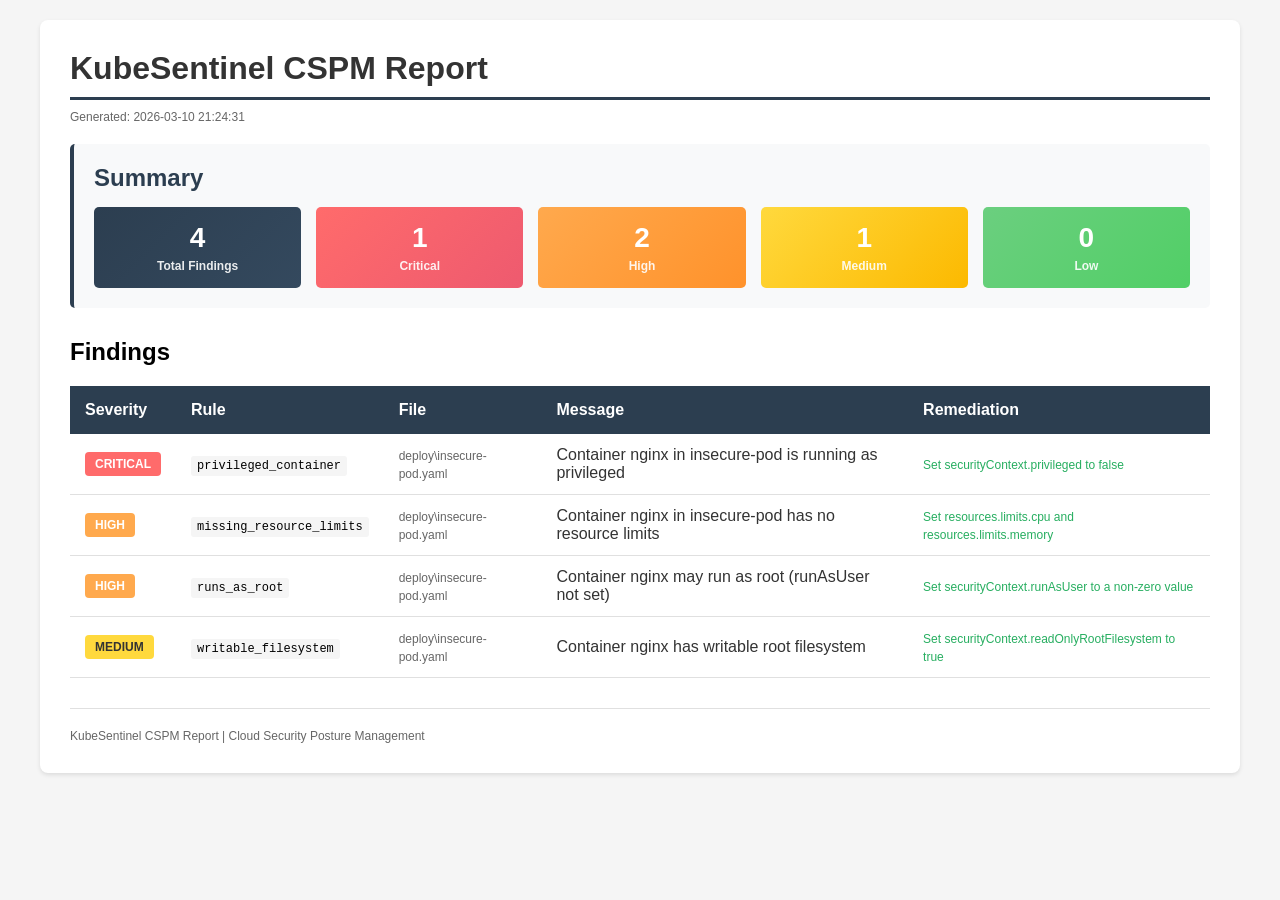
<file: reports/cspm-report.html>
<!DOCTYPE html>
<html>
<head>
    <meta charset="UTF-8">
    <meta name="viewport" content="width=device-width, initial-scale=1.0">
    <title>KubeSentinel CSPM Report</title>
    <style>
        * {
            margin: 0;
            padding: 0;
            box-sizing: border-box;
        }
        
        body {
            font-family: 'Segoe UI', Tahoma, Geneva, Verdana, sans-serif;
            background: #f5f5f5;
            padding: 20px;
        }
        
        .container {
            max-width: 1200px;
            margin: 0 auto;
            background: white;
            border-radius: 8px;
            box-shadow: 0 2px 4px rgba(0,0,0,0.1);
            padding: 30px;
        }
        
        h1 {
            color: #333;
            margin-bottom: 10px;
            border-bottom: 3px solid #2c3e50;
            padding-bottom: 10px;
        }
        
        .timestamp {
            color: #666;
            font-size: 12px;
            margin-bottom: 20px;
        }
        
        .summary {
            background: #f8f9fa;
            padding: 20px;
            border-radius: 5px;
            margin-bottom: 30px;
            border-left: 4px solid #2c3e50;
        }
        
        .summary h2 {
            color: #2c3e50;
            margin-bottom: 15px;
        }
        
        .stats {
            display: grid;
            grid-template-columns: repeat(auto-fit, minmax(150px, 1fr));
            gap: 15px;
        }
        
        .stat {
            padding: 15px;
            border-radius: 5px;
            text-align: center;
            color: white;
            font-weight: bold;
        }
        
        .stat-critical {
            background: linear-gradient(135deg, #ff6b6b, #ee5a6f);
        }
        
        .stat-high {
            background: linear-gradient(135deg, #ffa94d, #ff922b);
        }
        
        .stat-medium {
            background: linear-gradient(135deg, #ffd93d, #fcb900);
        }
        
        .stat-low {
            background: linear-gradient(135deg, #6bcf7f, #51cf66);
        }
        
        .stat-total {
            background: linear-gradient(135deg, #2c3e50, #34495e);
        }
        
        .stat-value {
            font-size: 28px;
            margin-bottom: 5px;
        }
        
        .stat-label {
            font-size: 12px;
            opacity: 0.9;
        }
        
        table {
            border-collapse: collapse;
            width: 100%;
            margin-top: 20px;
        }
        
        thead {
            background-color: #2c3e50;
            color: white;
        }
        
        th {
            padding: 15px;
            text-align: left;
            font-weight: 600;
        }
        
        tbody tr {
            border-bottom: 1px solid #e0e0e0;
        }
        
        tbody tr:hover {
            background-color: #f8f9fa;
        }
        
        td {
            padding: 12px 15px;
        }
        
        .severity-badge {
            display: inline-block;
            padding: 5px 10px;
            border-radius: 4px;
            color: white;
            font-weight: bold;
            font-size: 12px;
        }
        
        .critical {
            background: #ff6b6b;
        }
        
        .high {
            background: #ffa94d;
        }
        
        .medium {
            background: #ffd93d;
            color: #333;
        }
        
        .low {
            background: #6bcf7f;
        }
        
        .rule {
            font-family: 'Courier New', monospace;
            font-size: 12px;
            background: #f5f5f5;
            padding: 3px 6px;
            border-radius: 3px;
        }
        
        .file {
            color: #666;
            font-size: 12px;
        }
        
        .message {
            color: #333;
        }
        
        .remediation {
            color: #27ae60;
            font-size: 12px;
        }
        
        .footer {
            margin-top: 30px;
            padding-top: 20px;
            border-top: 1px solid #e0e0e0;
            color: #666;
            font-size: 12px;
        }
        
        .no-findings {
            text-align: center;
            padding: 40px;
            color: #666;
        }
    </style>
</head>
<body>
    <div class="container">
        <h1>KubeSentinel CSPM Report</h1>
        <div class="timestamp">Generated: 2026-03-10 21:24:31</div>
        
        <div class="summary">
            <h2>Summary</h2>
            <div class="stats">
                <div class="stat stat-total">
                    <div class="stat-value">4</div>
                    <div class="stat-label">Total Findings</div>
                </div>
                <div class="stat stat-critical">
                    <div class="stat-value">1</div>
                    <div class="stat-label">Critical</div>
                </div>
                <div class="stat stat-high">
                    <div class="stat-value">2</div>
                    <div class="stat-label">High</div>
                </div>
                <div class="stat stat-medium">
                    <div class="stat-value">1</div>
                    <div class="stat-label">Medium</div>
                </div>
                <div class="stat stat-low">
                    <div class="stat-value">0</div>
                    <div class="stat-label">Low</div>
                </div>
            </div>
        </div>

        <h2>Findings</h2>
        <table>
            <thead>
                <tr>
                    <th>Severity</th>
                    <th>Rule</th>
                    <th>File</th>
                    <th>Message</th>
                    <th>Remediation</th>
                </tr>
            </thead>
            <tbody>

                <tr>
                    <td><span class="severity-badge critical">CRITICAL</span></td>
                    <td><span class="rule">privileged_container</span></td>
                    <td><span class="file">deploy\insecure-pod.yaml</span></td>
                    <td><span class="message">Container nginx in insecure-pod is running as privileged</span></td>
                    <td><span class="remediation">Set securityContext.privileged to false</span></td>
                </tr>

                <tr>
                    <td><span class="severity-badge high">HIGH</span></td>
                    <td><span class="rule">missing_resource_limits</span></td>
                    <td><span class="file">deploy\insecure-pod.yaml</span></td>
                    <td><span class="message">Container nginx in insecure-pod has no resource limits</span></td>
                    <td><span class="remediation">Set resources.limits.cpu and resources.limits.memory</span></td>
                </tr>

                <tr>
                    <td><span class="severity-badge high">HIGH</span></td>
                    <td><span class="rule">runs_as_root</span></td>
                    <td><span class="file">deploy\insecure-pod.yaml</span></td>
                    <td><span class="message">Container nginx may run as root (runAsUser not set)</span></td>
                    <td><span class="remediation">Set securityContext.runAsUser to a non-zero value</span></td>
                </tr>

                <tr>
                    <td><span class="severity-badge medium">MEDIUM</span></td>
                    <td><span class="rule">writable_filesystem</span></td>
                    <td><span class="file">deploy\insecure-pod.yaml</span></td>
                    <td><span class="message">Container nginx has writable root filesystem</span></td>
                    <td><span class="remediation">Set securityContext.readOnlyRootFilesystem to true</span></td>
                </tr>

            </tbody>
        </table>

        <div class="footer">
            <p>KubeSentinel CSPM Report | Cloud Security Posture Management</p>
        </div>
    </div>
</body>
</html>
</file>
<file: dashboard/style.css>
:root {
  /* ── Color System ── */
  --bg-primary: #0a0e1a;
  --bg-secondary: #111827;
  --bg-card: #1a2035;
  --bg-card-hover: #1f2847;
  --bg-glass: rgba(26, 32, 53, 0.7);
  --bg-surface: #151b2e;
  
  --text-primary: #e2e8f0;
  --text-secondary: #94a3b8;
  --text-muted: #64748b;
  --text-heading: #f1f5f9;
  
  --accent-blue: #3b82f6;
  --accent-blue-glow: rgba(59, 130, 246, 0.15);
  --accent-cyan: #22d3ee;
  --accent-cyan-glow: rgba(34, 211, 238, 0.1);
  --accent-purple: #a78bfa;
  
  --sev-critical: #ef4444;
  --sev-critical-bg: rgba(239, 68, 68, 0.12);
  --sev-high: #f97316;
  --sev-high-bg: rgba(249, 115, 22, 0.12);
  --sev-medium: #eab308;
  --sev-medium-bg: rgba(234, 179, 8, 0.12);
  --sev-low: #22c55e;
  --sev-low-bg: rgba(34, 197, 94, 0.12);
  
  --border: rgba(148, 163, 184, 0.08);
  --border-focus: rgba(59, 130, 246, 0.4);
  
  --radius-sm: 6px;
  --radius-md: 10px;
  --radius-lg: 16px;
  --radius-xl: 20px;
  
  --shadow-sm: 0 1px 3px rgba(0,0,0,0.3);
  --shadow-md: 0 4px 14px rgba(0,0,0,0.4);
  --shadow-lg: 0 10px 40px rgba(0,0,0,0.5);
  --shadow-glow: 0 0 30px var(--accent-blue-glow);
  
  --transition: 0.2s cubic-bezier(0.4, 0, 0.2, 1);
  --transition-slow: 0.4s cubic-bezier(0.4, 0, 0.2, 1);
}

/* ── Reset ── */
*, *::before, *::after { box-sizing: border-box; margin: 0; padding: 0; }

body {
  font-family: 'Inter', -apple-system, BlinkMacSystemFont, sans-serif;
  background: var(--bg-primary);
  color: var(--text-primary);
  line-height: 1.6;
  min-height: 100vh;
  overflow-x: hidden;
}

/* ── Scrollbar ── */
::-webkit-scrollbar { width: 6px; }
::-webkit-scrollbar-track { background: var(--bg-primary); }
::-webkit-scrollbar-thumb { background: var(--text-muted); border-radius: 3px; }
::-webkit-scrollbar-thumb:hover { background: var(--text-secondary); }

/* ── Layout Shell ── */
.app-shell {
  display: grid;
  grid-template-columns: 260px 1fr;
  grid-template-rows: 64px 1fr;
  min-height: 100vh;
}

/* ── Top Bar ── */
.topbar {
  grid-column: 1 / -1;
  display: flex;
  align-items: center;
  justify-content: space-between;
  padding: 0 24px;
  background: var(--bg-secondary);
  border-bottom: 1px solid var(--border);
  position: sticky;
  top: 0;
  z-index: 100;
  backdrop-filter: blur(12px);
}

.topbar-brand {
  display: flex;
  align-items: center;
  gap: 12px;
  text-decoration: none;
  color: var(--text-heading);
}

.topbar-logo {
  width: 32px;
  height: 32px;
}

.topbar-title {
  font-size: 1.125rem;
  font-weight: 700;
  letter-spacing: -0.02em;
}

.topbar-title span {
  background: linear-gradient(135deg, var(--accent-blue), var(--accent-cyan));
  -webkit-background-clip: text;
  -webkit-text-fill-color: transparent;
  background-clip: text;
}

.topbar-status {
  display: flex;
  align-items: center;
  gap: 16px;
}

.status-indicator {
  display: flex;
  align-items: center;
  gap: 8px;
  font-size: 0.8125rem;
  color: var(--text-secondary);
}

.status-dot {
  width: 8px;
  height: 8px;
  border-radius: 50%;
  background: var(--sev-low);
  animation: pulse-dot 2s ease-in-out infinite;
}

.status-dot.disconnected {
  background: var(--sev-critical);
  animation: none;
}

.status-dot.connecting {
  background: var(--sev-medium);
  animation: pulse-dot 0.8s ease-in-out infinite;
}

@keyframes pulse-dot {
  0%, 100% { opacity: 1; box-shadow: 0 0 0 0 currentColor; }
  50% { opacity: 0.6; box-shadow: 0 0 0 4px rgba(34, 197, 94, 0.2); }
}

.topbar-time {
  font-size: 0.8125rem;
  color: var(--text-muted);
  font-variant-numeric: tabular-nums;
}

/* ── Sidebar ── */
.sidebar {
  background: var(--bg-secondary);
  border-right: 1px solid var(--border);
  padding: 20px 0;
  overflow-y: auto;
  display: flex;
  flex-direction: column;
}

.sidebar-section {
  padding: 0 16px;
  margin-bottom: 24px;
}

.sidebar-label {
  font-size: 0.6875rem;
  font-weight: 600;
  text-transform: uppercase;
  letter-spacing: 0.08em;
  color: var(--text-muted);
  padding: 0 12px;
  margin-bottom: 8px;
}

.sidebar-nav {
  list-style: none;
}

.sidebar-link {
  display: flex;
  align-items: center;
  gap: 10px;
  padding: 9px 12px;
  border-radius: var(--radius-sm);
  color: var(--text-secondary);
  text-decoration: none;
  font-size: 0.875rem;
  font-weight: 500;
  transition: all var(--transition);
  cursor: pointer;
}

.sidebar-link:hover {
  background: rgba(59, 130, 246, 0.08);
  color: var(--text-primary);
}

.sidebar-link.active {
  background: var(--accent-blue-glow);
  color: var(--accent-blue);
}

.sidebar-link svg {
  width: 18px;
  height: 18px;
  flex-shrink: 0;
  opacity: 0.7;
}

.sidebar-link.active svg { opacity: 1; }

.sidebar-badge {
  margin-left: auto;
  background: var(--sev-critical);
  color: white;
  font-size: 0.6875rem;
  font-weight: 700;
  padding: 1px 7px;
  border-radius: 10px;
  min-width: 20px;
  text-align: center;
}

.sidebar-footer {
  margin-top: auto;
  padding: 16px;
  border-top: 1px solid var(--border);
}

.sidebar-footer-info {
  font-size: 0.75rem;
  color: var(--text-muted);
  line-height: 1.8;
}

.sidebar-footer-info a {
  color: var(--accent-blue);
  text-decoration: none;
}

/* ── Main Content ── */
.main-content {
  padding: 24px;
  overflow-y: auto;
  background: var(--bg-primary);
}

/* ── Page Header ── */
.page-header {
  display: flex;
  align-items: center;
  justify-content: space-between;
  margin-bottom: 24px;
  flex-wrap: wrap;
  gap: 12px;
}

.page-title {
  font-size: 1.5rem;
  font-weight: 700;
  color: var(--text-heading);
  letter-spacing: -0.02em;
}

.page-actions {
  display: flex;
  gap: 10px;
  align-items: center;
}

/* ── Buttons ── */
.btn {
  display: inline-flex;
  align-items: center;
  gap: 6px;
  padding: 8px 16px;
  border-radius: var(--radius-sm);
  border: none;
  font-size: 0.8125rem;
  font-weight: 600;
  cursor: pointer;
  transition: all var(--transition);
  font-family: inherit;
}

.btn-primary {
  background: var(--accent-blue);
  color: white;
}

.btn-primary:hover {
  background: #2563eb;
  box-shadow: var(--shadow-glow);
}

.btn-ghost {
  background: transparent;
  color: var(--text-secondary);
  border: 1px solid var(--border);
}

.btn-ghost:hover {
  background: rgba(255,255,255,0.04);
  color: var(--text-primary);
  border-color: var(--border-focus);
}

.btn svg {
  width: 16px;
  height: 16px;
}

/* ── Stats Grid ── */
.stats-grid {
  display: grid;
  grid-template-columns: repeat(auto-fit, minmax(200px, 1fr));
  gap: 16px;
  margin-bottom: 24px;
}

.stat-card {
  background: var(--bg-card);
  border: 1px solid var(--border);
  border-radius: var(--radius-lg);
  padding: 20px;
  position: relative;
  overflow: hidden;
  transition: all var(--transition);
}

.stat-card:hover {
  border-color: var(--border-focus);
  transform: translateY(-1px);
  box-shadow: var(--shadow-md);
}

.stat-card::before {
  content: '';
  position: absolute;
  top: 0;
  left: 0;
  right: 0;
  height: 3px;
  border-radius: var(--radius-lg) var(--radius-lg) 0 0;
}

.stat-card.critical::before { background: var(--sev-critical); }
.stat-card.high::before { background: var(--sev-high); }
.stat-card.medium::before { background: var(--sev-medium); }
.stat-card.total::before { background: linear-gradient(90deg, var(--accent-blue), var(--accent-cyan)); }

.stat-label {
  font-size: 0.75rem;
  font-weight: 600;
  text-transform: uppercase;
  letter-spacing: 0.06em;
  color: var(--text-muted);
  margin-bottom: 8px;
}

.stat-value {
  font-size: 2rem;
  font-weight: 800;
  color: var(--text-heading);
  font-variant-numeric: tabular-nums;
  letter-spacing: -0.04em;
  line-height: 1;
}

.stat-sub {
  font-size: 0.75rem;
  color: var(--text-muted);
  margin-top: 6px;
}

/* ── Filter Bar ── */
.filter-bar {
  display: flex;
  gap: 10px;
  margin-bottom: 20px;
  flex-wrap: wrap;
  align-items: center;
}

.filter-chip {
  padding: 6px 14px;
  border-radius: 20px;
  border: 1px solid var(--border);
  background: transparent;
  color: var(--text-secondary);
  font-size: 0.8125rem;
  font-weight: 500;
  cursor: pointer;
  transition: all var(--transition);
  font-family: inherit;
}

.filter-chip:hover {
  border-color: var(--accent-blue);
  color: var(--text-primary);
}

.filter-chip.active {
  background: var(--accent-blue-glow);
  border-color: var(--accent-blue);
  color: var(--accent-blue);
}

.search-input {
  flex: 1;
  min-width: 200px;
  padding: 8px 14px;
  border-radius: var(--radius-sm);
  border: 1px solid var(--border);
  background: var(--bg-surface);
  color: var(--text-primary);
  font-size: 0.875rem;
  font-family: inherit;
  transition: border-color var(--transition);
}

.search-input::placeholder { color: var(--text-muted); }
.search-input:focus { outline: none; border-color: var(--accent-blue); }

/* ── Incident List ── */
.incident-list {
  display: flex;
  flex-direction: column;
  gap: 10px;
}

.incident-card {
  background: var(--bg-card);
  border: 1px solid var(--border);
  border-radius: var(--radius-md);
  padding: 16px 20px;
  cursor: pointer;
  transition: all var(--transition);
  display: grid;
  grid-template-columns: auto 1fr auto;
  gap: 16px;
  align-items: start;
}

.incident-card:hover {
  background: var(--bg-card-hover);
  border-color: var(--border-focus);
  transform: translateX(2px);
}

.incident-card.expanded {
  background: var(--bg-card-hover);
  border-color: var(--accent-blue);
}

/* ── Severity Badge ── */
.severity-badge {
  display: inline-flex;
  align-items: center;
  gap: 5px;
  padding: 4px 10px;
  border-radius: 6px;
  font-size: 0.6875rem;
  font-weight: 700;
  text-transform: uppercase;
  letter-spacing: 0.05em;
  white-space: nowrap;
}

.severity-badge.critical { background: var(--sev-critical-bg); color: var(--sev-critical); }
.severity-badge.high { background: var(--sev-high-bg); color: var(--sev-high); }
.severity-badge.medium { background: var(--sev-medium-bg); color: var(--sev-medium); }
.severity-badge.low { background: var(--sev-low-bg); color: var(--sev-low); }

.severity-dot {
  width: 6px;
  height: 6px;
  border-radius: 50%;
  background: currentColor;
}

/* ── Incident Content ── */
.incident-main {
  min-width: 0;
}

.incident-type {
  font-size: 0.9375rem;
  font-weight: 600;
  color: var(--text-heading);
  margin-bottom: 4px;
}

.incident-desc {
  font-size: 0.8125rem;
  color: var(--text-secondary);
  line-height: 1.5;
  display: -webkit-box;
  -webkit-line-clamp: 2;
  -webkit-box-orient: vertical;
  overflow: hidden;
}

.incident-meta {
  display: flex;
  gap: 16px;
  margin-top: 8px;
  flex-wrap: wrap;
}

.incident-meta-item {
  display: flex;
  align-items: center;
  gap: 5px;
  font-size: 0.75rem;
  color: var(--text-muted);
}

.incident-meta-item svg {
  width: 13px;
  height: 13px;
  opacity: 0.6;
}

/* ── Incident Right ── */
.incident-right {
  display: flex;
  flex-direction: column;
  align-items: flex-end;
  gap: 8px;
  white-space: nowrap;
}

.incident-time {
  font-size: 0.75rem;
  color: var(--text-muted);
  font-variant-numeric: tabular-nums;
}

.risk-score {
  font-size: 0.8125rem;
  font-weight: 700;
  padding: 3px 10px;
  border-radius: 6px;
  font-variant-numeric: tabular-nums;
}

.risk-score.risk-high { background: var(--sev-critical-bg); color: var(--sev-critical); }
.risk-score.risk-medium { background: var(--sev-medium-bg); color: var(--sev-medium); }
.risk-score.risk-low { background: var(--sev-low-bg); color: var(--sev-low); }

/* ── Expanded Detail ── */
.incident-detail {
  display: none;
  grid-column: 1 / -1;
  padding-top: 16px;
  border-top: 1px solid var(--border);
  margin-top: 12px;
}

.incident-card.expanded .incident-detail {
  display: block;
  animation: fadeSlideIn 0.25s ease-out;
}

@keyframes fadeSlideIn {
  from { opacity: 0; transform: translateY(-6px); }
  to { opacity: 1; transform: translateY(0); }
}

.detail-section {
  margin-bottom: 16px;
}

.detail-label {
  font-size: 0.6875rem;
  font-weight: 700;
  text-transform: uppercase;
  letter-spacing: 0.08em;
  color: var(--text-muted);
  margin-bottom: 6px;
}

.detail-value {
  font-size: 0.8125rem;
  color: var(--text-primary);
  line-height: 1.6;
  background: var(--bg-surface);
  padding: 12px 14px;
  border-radius: var(--radius-sm);
  border: 1px solid var(--border);
}

.detail-grid {
  display: grid;
  grid-template-columns: repeat(auto-fit, minmax(180px, 1fr));
  gap: 12px;
}

.detail-grid-item {
  background: var(--bg-surface);
  padding: 12px;
  border-radius: var(--radius-sm);
  border: 1px solid var(--border);
}

.detail-grid-item .detail-label { margin-bottom: 4px; }

.detail-grid-item .detail-val {
  font-size: 0.875rem;
  font-weight: 600;
  color: var(--text-heading);
}

/* ── Empty State ── */
.empty-state {
  text-align: center;
  padding: 60px 20px;
  color: var(--text-muted);
}

.empty-icon {
  font-size: 3rem;
  margin-bottom: 16px;
  opacity: 0.3;
}

.empty-title {
  font-size: 1.125rem;
  font-weight: 600;
  color: var(--text-secondary);
  margin-bottom: 8px;
}

.empty-desc {
  font-size: 0.875rem;
  max-width: 360px;
  margin: 0 auto;
  line-height: 1.6;
}

/* ── Loading Skeleton ── */
.skeleton {
  background: linear-gradient(90deg, var(--bg-card) 25%, var(--bg-card-hover) 50%, var(--bg-card) 75%);
  background-size: 200% 100%;
  animation: shimmer 1.5s ease-in-out infinite;
  border-radius: var(--radius-sm);
}

@keyframes shimmer {
  0% { background-position: 200% 0; }
  100% { background-position: -200% 0; }
}

.skeleton-card {
  height: 90px;
  border-radius: var(--radius-md);
  margin-bottom: 10px;
}

.skeleton-stat {
  height: 100px;
  border-radius: var(--radius-lg);
}

/* ── Settings Panel ── */
.settings-view {
  max-width: 600px;
}

.setting-group {
  background: var(--bg-card);
  border: 1px solid var(--border);
  border-radius: var(--radius-lg);
  padding: 20px;
  margin-bottom: 16px;
}

.setting-group-title {
  font-size: 0.875rem;
  font-weight: 700;
  color: var(--text-heading);
  margin-bottom: 16px;
  padding-bottom: 10px;
  border-bottom: 1px solid var(--border);
}

.setting-row {
  display: flex;
  align-items: center;
  justify-content: space-between;
  padding: 10px 0;
}

.setting-info h4 {
  font-size: 0.8125rem;
  font-weight: 600;
  color: var(--text-primary);
}

.setting-info p {
  font-size: 0.75rem;
  color: var(--text-muted);
}

.setting-input {
  padding: 7px 12px;
  border-radius: var(--radius-sm);
  border: 1px solid var(--border);
  background: var(--bg-surface);
  color: var(--text-primary);
  font-size: 0.8125rem;
  font-family: inherit;
  width: 260px;
}

.setting-input:focus { outline: none; border-color: var(--accent-blue); }

/* ── Connection Banner ── */
.connection-banner {
  background: var(--sev-critical-bg);
  border: 1px solid rgba(239, 68, 68, 0.25);
  border-radius: var(--radius-md);
  padding: 14px 20px;
  margin-bottom: 20px;
  display: flex;
  align-items: center;
  gap: 12px;
  animation: fadeSlideIn 0.3s ease-out;
}

.connection-banner.hidden { display: none; }

.connection-banner-icon { font-size: 1.25rem; }

.connection-banner-text {
  font-size: 0.8125rem;
  color: var(--sev-critical);
  flex: 1;
}

.connection-banner .btn {
  font-size: 0.75rem;
  padding: 5px 12px;
}

/* ── Auto-refresh indicator ── */
.refresh-indicator {
  display: flex;
  align-items: center;
  gap: 6px;
  font-size: 0.75rem;
  color: var(--text-muted);
}

.refresh-spinner {
  width: 14px;
  height: 14px;
  border: 2px solid var(--border);
  border-top-color: var(--accent-blue);
  border-radius: 50%;
  animation: spin 0.8s linear infinite;
}

.refresh-spinner.hidden { display: none; }

@keyframes spin {
  to { transform: rotate(360deg); }
}

/* ── Responsive ── */
@media (max-width: 900px) {
  .app-shell {
    grid-template-columns: 1fr;
  }
  .sidebar {
    display: none;
  }
  .main-content {
    padding: 16px;
  }
  .stats-grid {
    grid-template-columns: repeat(2, 1fr);
  }
  .incident-card {
    grid-template-columns: auto 1fr;
  }
  .incident-right {
    grid-column: 1 / -1;
    flex-direction: row;
    align-items: center;
  }
  .topbar-brand .topbar-title { display: none; }
}

@media (max-width: 500px) {
  .stats-grid { grid-template-columns: 1fr; }
  .filter-bar { flex-direction: column; }
  .search-input { min-width: unset; }
  .page-header { flex-direction: column; align-items: flex-start; }
}
</file>
<file: frontend/style.css>
/* ─── RESET & BASE ───────────────────────────────────────────────────────── */
*, *::before, *::after { box-sizing: border-box; margin: 0; padding: 0; }

:root {
  --navy:      #042c53;
  --navy-mid:  #0c447c;
  --blue:      #378add;
  --blue-lt:   #85b7eb;
  --blue-xlt:  #b5d4f4;
  --bg:        #0b1220;
  --bg-card:   #111b2e;
  --bg-dark:   #080e1a;
  --bg-term:   #070d18;
  --border:    #1e3050;
  --text:      #c9d8ef;
  --text-dim:  #6b83a0;
  --text-bright: #e8f0fb;
  --green:     #3dd68c;
  --yellow:    #f5c542;
  --red:       #f2564a;
  --orange:    #f08c3a;
  --radius:    8px;
  --radius-lg: 14px;
  --shadow:    0 4px 24px rgba(0,0,0,.45);
  --transition: .18s ease;
  --font-mono: 'Courier New', Courier, monospace;
}

html { scroll-behavior: smooth; }

body {
  background: var(--bg);
  color: var(--text);
  font-family: -apple-system, BlinkMacSystemFont, 'Segoe UI', Roboto, sans-serif;
  font-size: 15px;
  line-height: 1.65;
  -webkit-font-smoothing: antialiased;
}

a { color: var(--blue); text-decoration: none; }
a:hover { color: var(--blue-lt); }

.container { max-width: 1100px; margin: 0 auto; padding: 0 24px; }

/* ─── BUTTONS ────────────────────────────────────────────────────────────── */
.btn {
  display: inline-flex;
  align-items: center;
  gap: 6px;
  padding: 10px 22px;
  border-radius: var(--radius);
  font-size: 14px;
  font-weight: 600;
  cursor: pointer;
  transition: var(--transition);
  border: none;
  white-space: nowrap;
}
.btn-primary  { background: var(--blue); color: #fff; }
.btn-primary:hover { background: #4d9ae4; color: #fff; }
.btn-outline  { background: transparent; color: var(--blue); border: 1.5px solid var(--blue); }
.btn-outline:hover { background: rgba(55,138,221,.12); color: var(--blue-lt); }
.btn-ghost    { background: transparent; color: var(--text); }
.btn-ghost:hover { color: var(--blue-lt); }
.btn-sm       { padding: 6px 14px; font-size: 13px; }

/* ─── NAV ────────────────────────────────────────────────────────────────── */
.nav {
  position: sticky;
  top: 0;
  z-index: 100;
  background: rgba(8,14,26,.92);
  backdrop-filter: blur(12px);
  border-bottom: 1px solid var(--border);
}
.nav-inner {
  display: flex;
  align-items: center;
  gap: 32px;
  height: 58px;
}
.nav-brand {
  display: flex;
  align-items: center;
  gap: 10px;
  color: var(--text-bright);
  font-weight: 700;
  font-size: 16px;
  flex-shrink: 0;
}
.nav-brand:hover { color: var(--blue-lt); }
.nav-logo { width: 32px; height: 20px; }
.nav-title { letter-spacing: .04em; }
.nav-links {
  display: flex;
  align-items: center;
  gap: 28px;
  margin-left: auto;
}
.nav-links a {
  font-size: 14px;
  font-weight: 500;
  color: var(--text-dim);
  transition: color var(--transition);
}
.nav-links a:hover { color: var(--text-bright); }
.nav-toggle { display: none; background: none; border: none; color: var(--text); font-size: 20px; cursor: pointer; }

/* ─── HERO ───────────────────────────────────────────────────────────────── */
.hero {
  padding: 80px 0 0;
  background: linear-gradient(180deg, var(--bg-dark) 0%, var(--bg) 100%);
  overflow: hidden;
}
.hero-inner {
  display: grid;
  grid-template-columns: 1fr 1fr;
  gap: 56px;
  align-items: center;
}
.badge {
  display: inline-block;
  padding: 3px 10px;
  background: rgba(55,138,221,.15);
  border: 1px solid rgba(55,138,221,.35);
  border-radius: 20px;
  font-size: 12px;
  font-weight: 600;
  color: var(--blue-lt);
  letter-spacing: .06em;
  margin-bottom: 18px;
}
.hero-text h1 {
  font-size: 46px;
  font-weight: 800;
  line-height: 1.1;
  color: var(--text-bright);
  margin-bottom: 20px;
}
.accent { color: var(--blue); }
.hero-sub {
  font-size: 16px;
  color: var(--text-dim);
  line-height: 1.7;
  margin-bottom: 32px;
  max-width: 460px;
}
.hero-actions { display: flex; gap: 14px; flex-wrap: wrap; }

/* ─── TERMINAL ────────────────────────────────────────────────────────────── */
.hero-terminal, .demo-terminal {
  background: var(--bg-term);
  border: 1px solid var(--border);
  border-radius: var(--radius-lg);
  overflow: hidden;
  box-shadow: var(--shadow);
}
.term-bar {
  display: flex;
  align-items: center;
  gap: 6px;
  padding: 10px 14px;
  background: rgba(255,255,255,.04);
  border-bottom: 1px solid var(--border);
}
.dot { width: 11px; height: 11px; border-radius: 50%; }
.dot.red    { background: #f2564a; }
.dot.yellow { background: #f5c542; }
.dot.green  { background: #3dd68c; }
.term-title {
  flex: 1;
  text-align: center;
  font-size: 12px;
  color: var(--text-dim);
  font-family: var(--font-mono);
}
.term-body {
  padding: 18px 20px;
  font-family: var(--font-mono);
  font-size: 12.5px;
  line-height: 1.7;
  color: #c0d4f0;
  min-height: 220px;
  overflow: auto;
  white-space: pre-wrap;
  word-break: break-all;
}
.term-body .t-green  { color: var(--green); }
.term-body .t-red    { color: var(--red); }
.term-body .t-yellow { color: var(--yellow); }
.term-body .t-cyan   { color: var(--blue-lt); }
.term-body .t-dim    { color: var(--text-dim); }
.term-body .t-orange { color: var(--orange); }
.term-cursor::after { content: '█'; animation: blink .8s step-start infinite; }
@keyframes blink { 50% { opacity: 0; } }

/* ─── HERO STATS ─────────────────────────────────────────────────────────── */
.hero-stats {
  display: flex;
  justify-content: space-between;
  margin-top: 64px;
  padding: 28px 0;
  border-top: 1px solid var(--border);
  flex-wrap: wrap;
  gap: 20px;
}
.stat { display: flex; flex-direction: column; align-items: center; flex: 1; min-width: 120px; }
.stat-val { font-size: 36px; font-weight: 800; color: var(--blue); line-height: 1; }
.stat-lbl { font-size: 12px; color: var(--text-dim); margin-top: 4px; text-align: center; }

/* ─── SECTION ────────────────────────────────────────────────────────────── */
.section { padding: 88px 0; }
.section-dark { background: var(--bg-dark); }
.section-title {
  font-size: 32px;
  font-weight: 800;
  color: var(--text-bright);
  text-align: center;
  margin-bottom: 12px;
}
.section-sub {
  text-align: center;
  color: var(--text-dim);
  font-size: 16px;
  max-width: 560px;
  margin: 0 auto 52px;
  line-height: 1.6;
}

/* ─── FEATURES GRID ──────────────────────────────────────────────────────── */
.features-grid {
  display: grid;
  grid-template-columns: repeat(3, 1fr);
  gap: 24px;
}
.feature-card {
  background: var(--bg-card);
  border: 1px solid var(--border);
  border-radius: var(--radius-lg);
  padding: 28px 24px 22px;
  cursor: default;
  transition: border-color var(--transition), transform var(--transition), box-shadow var(--transition);
  display: flex;
  flex-direction: column;
  gap: 10px;
  outline: none;
}
.feature-card:hover, .feature-card:focus {
  border-color: var(--blue);
  transform: translateY(-3px);
  box-shadow: 0 8px 32px rgba(55,138,221,.18);
}
.feat-icon {
  width: 44px;
  height: 44px;
  border-radius: 10px;
  background: rgba(55,138,221,.12);
  display: flex;
  align-items: center;
  justify-content: center;
  color: var(--blue);
}
.feat-icon svg { width: 22px; height: 22px; }
.feature-card h3 { font-size: 16px; font-weight: 700; color: var(--text-bright); }
.feature-card p  { font-size: 14px; color: var(--text-dim); line-height: 1.65; flex: 1; }
.feat-tags { display: flex; gap: 6px; flex-wrap: wrap; margin-top: 2px; }
.feat-tags span {
  font-size: 11px;
  font-weight: 600;
  padding: 2px 8px;
  background: rgba(55,138,221,.1);
  border: 1px solid rgba(55,138,221,.25);
  border-radius: 4px;
  color: var(--blue-lt);
  letter-spacing: .03em;
}
.feat-demo-btn {
  align-self: flex-start;
  background: none;
  border: none;
  color: var(--blue);
  font-size: 13px;
  font-weight: 600;
  cursor: pointer;
  padding: 0;
  margin-top: 4px;
  transition: color var(--transition);
}
.feat-demo-btn:hover { color: var(--blue-lt); text-decoration: underline; }

/* ─── DEMO SECTION ───────────────────────────────────────────────────────── */
.demo-scenarios {
  display: flex;
  gap: 10px;
  justify-content: center;
  margin-bottom: 32px;
  flex-wrap: wrap;
}
.scenario-btn {
  padding: 8px 20px;
  background: transparent;
  border: 1.5px solid var(--border);
  border-radius: 6px;
  color: var(--text-dim);
  font-size: 14px;
  font-weight: 600;
  cursor: pointer;
  transition: var(--transition);
}
.scenario-btn:hover { border-color: var(--blue); color: var(--text-bright); }
.scenario-btn.active { border-color: var(--blue); background: rgba(55,138,221,.12); color: var(--blue-lt); }

.demo-layout {
  display: grid;
  grid-template-columns: 1fr 380px;
  gap: 28px;
  align-items: start;
}
.demo-terminal .term-body { min-height: 320px; }
.demo-info {
  background: var(--bg-card);
  border: 1px solid var(--border);
  border-radius: var(--radius-lg);
  padding: 26px 22px;
}
.demo-info h3 { font-size: 17px; font-weight: 700; color: var(--text-bright); margin-bottom: 12px; }
.demo-info p  { font-size: 14px; color: var(--text-dim); line-height: 1.65; }
.demo-info ul { margin-top: 16px; padding-left: 18px; }
.demo-info li { font-size: 13.5px; color: var(--text-dim); line-height: 1.7; }
.demo-info li::marker { color: var(--blue); }

/* ─── COMMAND REFERENCE ──────────────────────────────────────────────────── */
.cmd-tabs {
  display: flex;
  gap: 0;
  border-bottom: 2px solid var(--border);
  margin-bottom: 28px;
}
.cmd-tab {
  padding: 10px 22px;
  background: none;
  border: none;
  border-bottom: 2px solid transparent;
  color: var(--text-dim);
  font-size: 14px;
  font-weight: 600;
  font-family: var(--font-mono);
  cursor: pointer;
  margin-bottom: -2px;
  transition: var(--transition);
}
.cmd-tab:hover { color: var(--text-bright); }
.cmd-tab.active { color: var(--blue-lt); border-bottom-color: var(--blue); }

.cmd-panel { display: none; }
.cmd-panel.active { display: block; }
.cmd-desc { color: var(--text-dim); font-size: 14px; margin-bottom: 20px; }

.cmd-list { display: flex; flex-direction: column; gap: 12px; }
.cmd-item {
  background: var(--bg-card);
  border: 1px solid var(--border);
  border-radius: var(--radius);
  padding: 14px 18px;
}
.cmd-line {
  display: flex;
  align-items: center;
  gap: 10px;
  justify-content: space-between;
}
.cmd-line code {
  font-family: var(--font-mono);
  font-size: 13px;
  color: var(--text-bright);
  background: none;
  flex: 1;
}
.cmd-note { display: block; font-size: 12.5px; color: var(--text-dim); margin-top: 6px; }
.mt-sm { margin-top: 8px; }

.copy-btn {
  background: none;
  border: 1px solid var(--border);
  border-radius: 5px;
  color: var(--text-dim);
  font-size: 15px;
  cursor: pointer;
  padding: 3px 8px;
  transition: var(--transition);
  flex-shrink: 0;
  line-height: 1;
}
.copy-btn:hover { border-color: var(--blue); color: var(--blue-lt); }
.copy-btn.copied { border-color: var(--green); color: var(--green); }

/* ─── CONFIG BLOCK ───────────────────────────────────────────────────────── */
.config-block {
  background: var(--bg-term);
  border: 1px solid var(--border);
  border-radius: var(--radius-lg);
  overflow: hidden;
}
.config-header {
  display: flex;
  align-items: center;
  justify-content: space-between;
  padding: 10px 18px;
  background: rgba(255,255,255,.03);
  border-bottom: 1px solid var(--border);
  font-family: var(--font-mono);
  font-size: 12px;
  color: var(--text-dim);
}
.config-body {
  padding: 20px 22px;
  font-family: var(--font-mono);
  font-size: 13px;
  color: #a8c4e0;
  line-height: 1.75;
  overflow-x: auto;
}

/* ─── ARCHITECTURE ───────────────────────────────────────────────────────── */
.arch-flow {
  display: flex;
  align-items: flex-start;
  gap: 0;
  overflow-x: auto;
  padding-bottom: 8px;
}
.arch-step {
  flex: 1;
  min-width: 130px;
  text-align: center;
  padding: 24px 12px 20px;
  background: var(--bg-card);
  border: 1px solid var(--border);
  border-radius: var(--radius-lg);
  position: relative;
  transition: var(--transition);
}
.arch-step:hover { border-color: var(--blue); transform: translateY(-2px); }
.arch-num {
  position: absolute;
  top: -12px;
  left: 50%;
  transform: translateX(-50%);
  width: 24px;
  height: 24px;
  border-radius: 50%;
  background: var(--blue);
  color: #fff;
  font-size: 12px;
  font-weight: 700;
  display: flex;
  align-items: center;
  justify-content: center;
}
.arch-icon { font-size: 26px; margin-bottom: 8px; }
.arch-step h4 { font-size: 13px; font-weight: 700; color: var(--text-bright); margin-bottom: 6px; }
.arch-step p  { font-size: 12px; color: var(--text-dim); line-height: 1.5; }
.arch-arrow { align-self: center; font-size: 22px; color: var(--border); flex-shrink: 0; padding: 0 6px; }

/* ─── INSTALL ────────────────────────────────────────────────────────────── */
.os-tabs {
  display: flex;
  gap: 10px;
  margin-bottom: 28px;
}
.os-tab {
  display: flex;
  align-items: center;
  gap: 8px;
  padding: 10px 22px;
  background: var(--bg-card);
  border: 1.5px solid var(--border);
  border-radius: var(--radius);
  color: var(--text-dim);
  font-size: 14px;
  font-weight: 600;
  cursor: pointer;
  transition: var(--transition);
}
.os-tab:hover { border-color: var(--blue); color: var(--text-bright); }
.os-tab.active { border-color: var(--blue); background: rgba(55,138,221,.1); color: var(--blue-lt); }
.os-tab svg { width: 16px; height: 16px; }

.install-panel { display: none; }
.install-panel.active { display: block; }

.install-steps {
  list-style: none;
  display: flex;
  flex-direction: column;
  gap: 20px;
  margin-bottom: 36px;
}
.install-steps li {
  display: flex;
  gap: 18px;
  align-items: flex-start;
}
.step-num {
  width: 30px;
  height: 30px;
  border-radius: 50%;
  background: rgba(55,138,221,.15);
  border: 1.5px solid var(--blue);
  color: var(--blue);
  font-weight: 700;
  font-size: 13px;
  display: flex;
  align-items: center;
  justify-content: center;
  flex-shrink: 0;
  margin-top: 2px;
}
.step-body { flex: 1; }
.step-body strong { color: var(--text-bright); font-size: 15px; }
.step-note { font-size: 13px; color: var(--text-dim); margin-top: 6px; }
.step-note code { color: var(--blue-lt); background: rgba(55,138,221,.1); padding: 1px 5px; border-radius: 3px; }

/* ─── PREREQS ────────────────────────────────────────────────────────────── */
.prereqs {
  margin-top: 12px;
  background: var(--bg-card);
  border: 1px solid var(--border);
  border-radius: var(--radius-lg);
  padding: 24px 24px 20px;
}
.prereqs h4 { font-size: 15px; font-weight: 700; color: var(--text-bright); margin-bottom: 16px; }
.prereq-grid {
  display: flex;
  flex-wrap: wrap;
  gap: 10px;
}
.prereq-item {
  display: flex;
  align-items: center;
  gap: 8px;
  background: var(--bg-dark);
  border: 1px solid var(--border);
  border-radius: 6px;
  padding: 8px 14px;
  flex: 1;
  min-width: 160px;
}
.prereq-name { font-weight: 700; color: var(--text-bright); font-size: 13.5px; }
.prereq-ver  { font-size: 12px; color: var(--text-dim); font-family: var(--font-mono); }
.prereq-req  { font-size: 11px; padding: 2px 7px; border-radius: 4px; background: rgba(255,255,255,.06); color: var(--text-dim); margin-left: auto; }
.prereq-req.required { background: rgba(55,138,221,.15); color: var(--blue-lt); }

/* ─── FOOTER ─────────────────────────────────────────────────────────────── */
.footer {
  background: var(--bg-dark);
  border-top: 1px solid var(--border);
  padding: 40px 0 20px;
}
.footer-inner {
  display: flex;
  justify-content: space-between;
  align-items: flex-start;
  gap: 32px;
  margin-bottom: 32px;
  flex-wrap: wrap;
}
.footer-brand .nav-title { font-size: 16px; font-weight: 700; color: var(--text-bright); display: block; margin-bottom: 4px; }
.footer-brand p { font-size: 12px; color: var(--text-dim); letter-spacing: .08em; }
.footer-links { display: flex; gap: 24px; flex-wrap: wrap; }
.footer-links a { font-size: 14px; color: var(--text-dim); transition: color var(--transition); }
.footer-links a:hover { color: var(--blue-lt); }
.footer-copy { font-size: 12.5px; color: var(--text-dim); border-top: 1px solid var(--border); padding-top: 18px; }

/* ─── TOAST ──────────────────────────────────────────────────────────────── */
.toast {
  position: fixed;
  bottom: 28px;
  right: 28px;
  background: var(--green);
  color: #0a1a10;
  font-weight: 700;
  font-size: 13px;
  padding: 9px 18px;
  border-radius: 6px;
  opacity: 0;
  pointer-events: none;
  transform: translateY(8px);
  transition: opacity .2s, transform .2s;
  z-index: 999;
}
.toast.show { opacity: 1; transform: translateY(0); }

/* ─── RESPONSIVE ─────────────────────────────────────────────────────────── */
@media (max-width: 900px) {
  .hero-inner { grid-template-columns: 1fr; }
  .hero-terminal { display: none; }
  .hero-text h1 { font-size: 34px; }
  .features-grid { grid-template-columns: repeat(2, 1fr); }
  .demo-layout { grid-template-columns: 1fr; }
  .arch-flow { flex-direction: column; align-items: stretch; }
  .arch-arrow { transform: rotate(90deg); text-align: center; }
  .nav-links { display: none; }
  .nav-toggle { display: block; margin-left: auto; }
  .nav-links.open {
    display: flex;
    flex-direction: column;
    position: absolute;
    top: 58px;
    left: 0;
    right: 0;
    background: var(--bg-dark);
    border-bottom: 1px solid var(--border);
    padding: 16px 24px;
    gap: 14px;
    z-index: 99;
  }
}
@media (max-width: 580px) {
  .features-grid { grid-template-columns: 1fr; }
  .hero-stats { gap: 14px; }
  .stat-val { font-size: 28px; }
  .section-title { font-size: 26px; }
}
</file>
